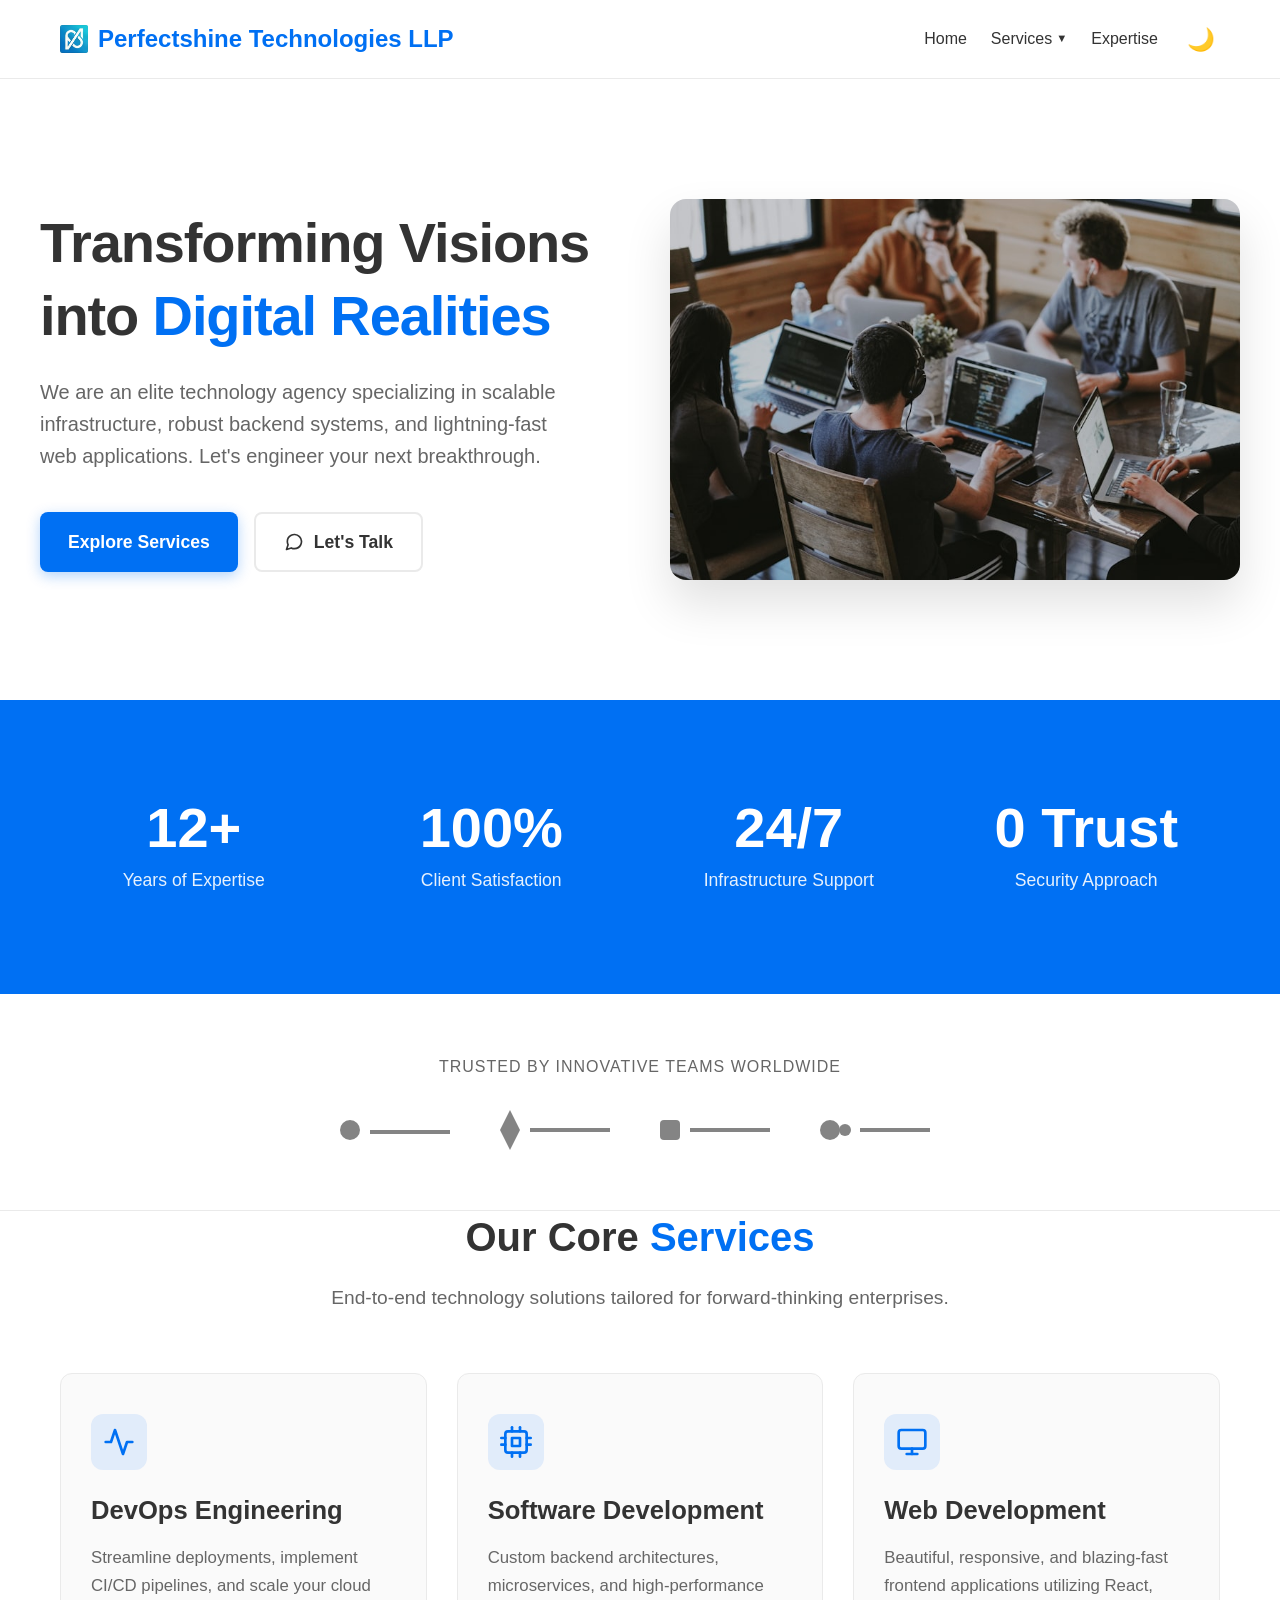
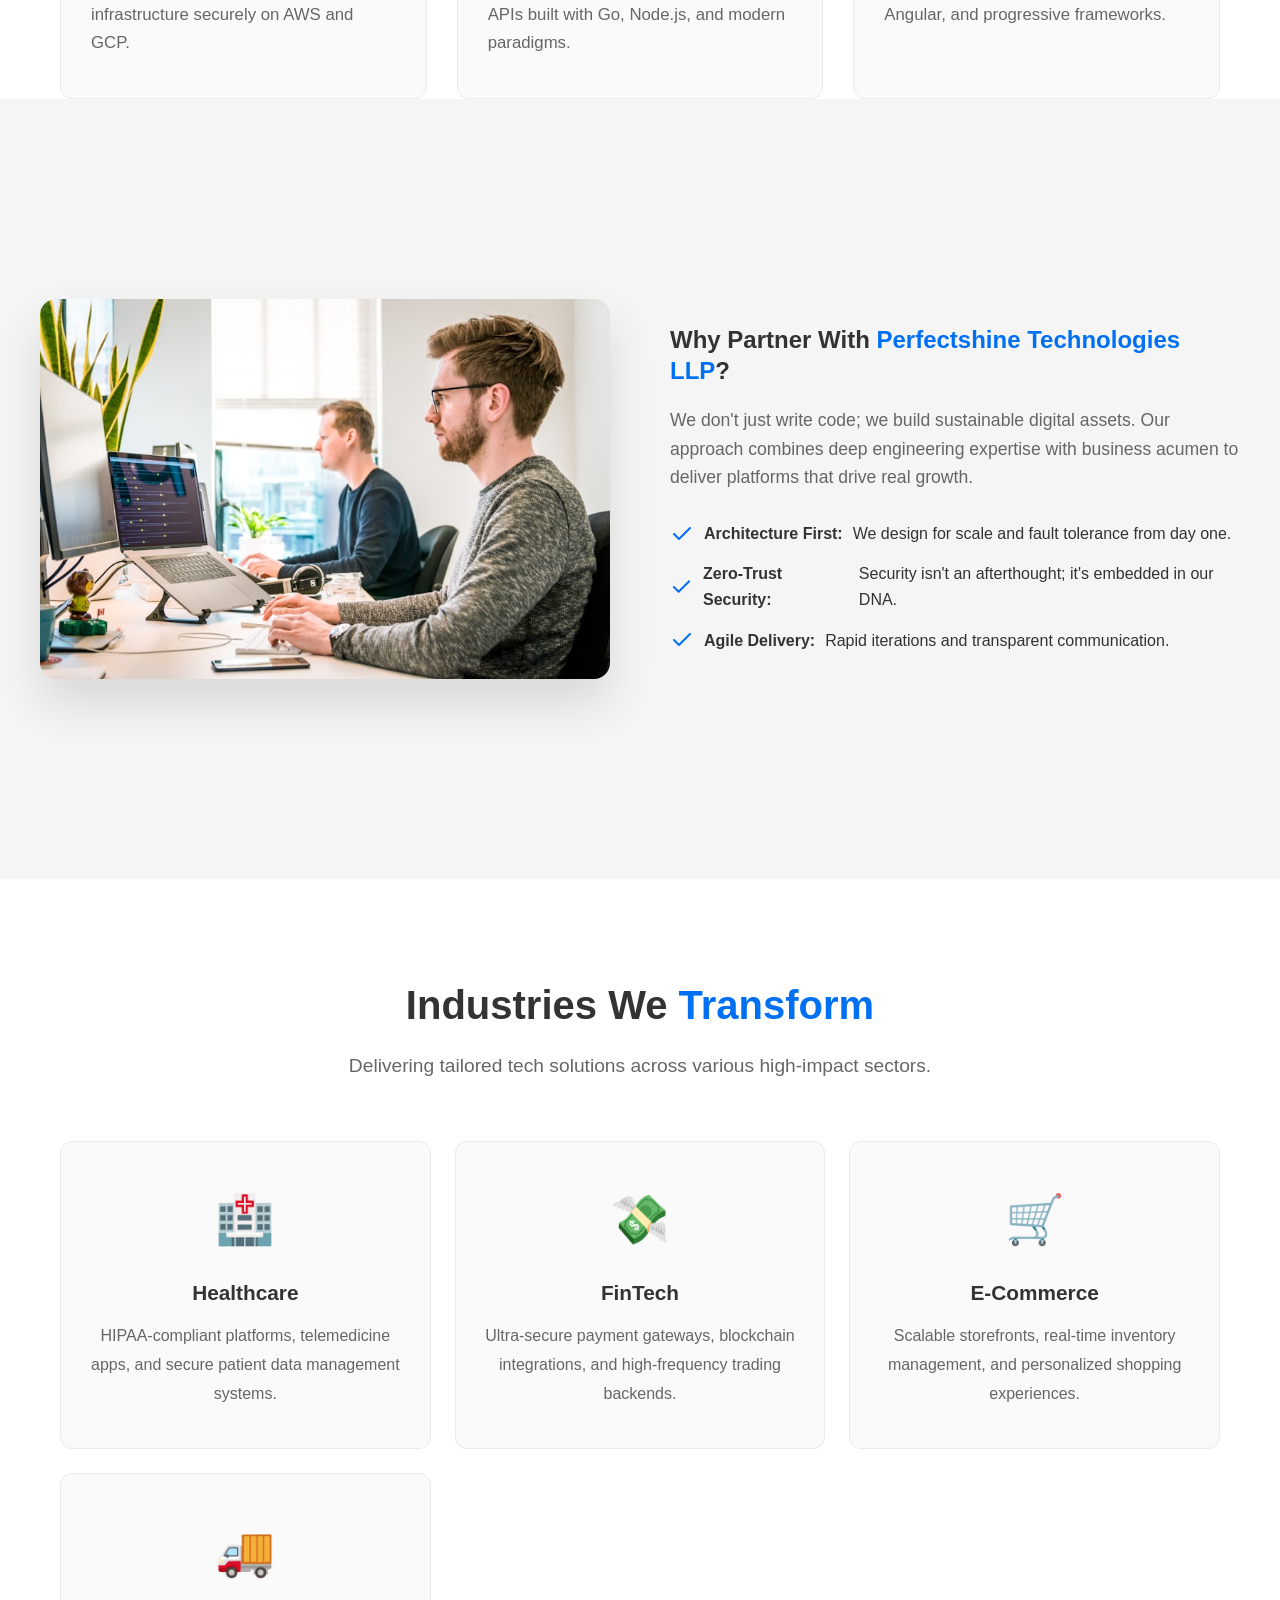
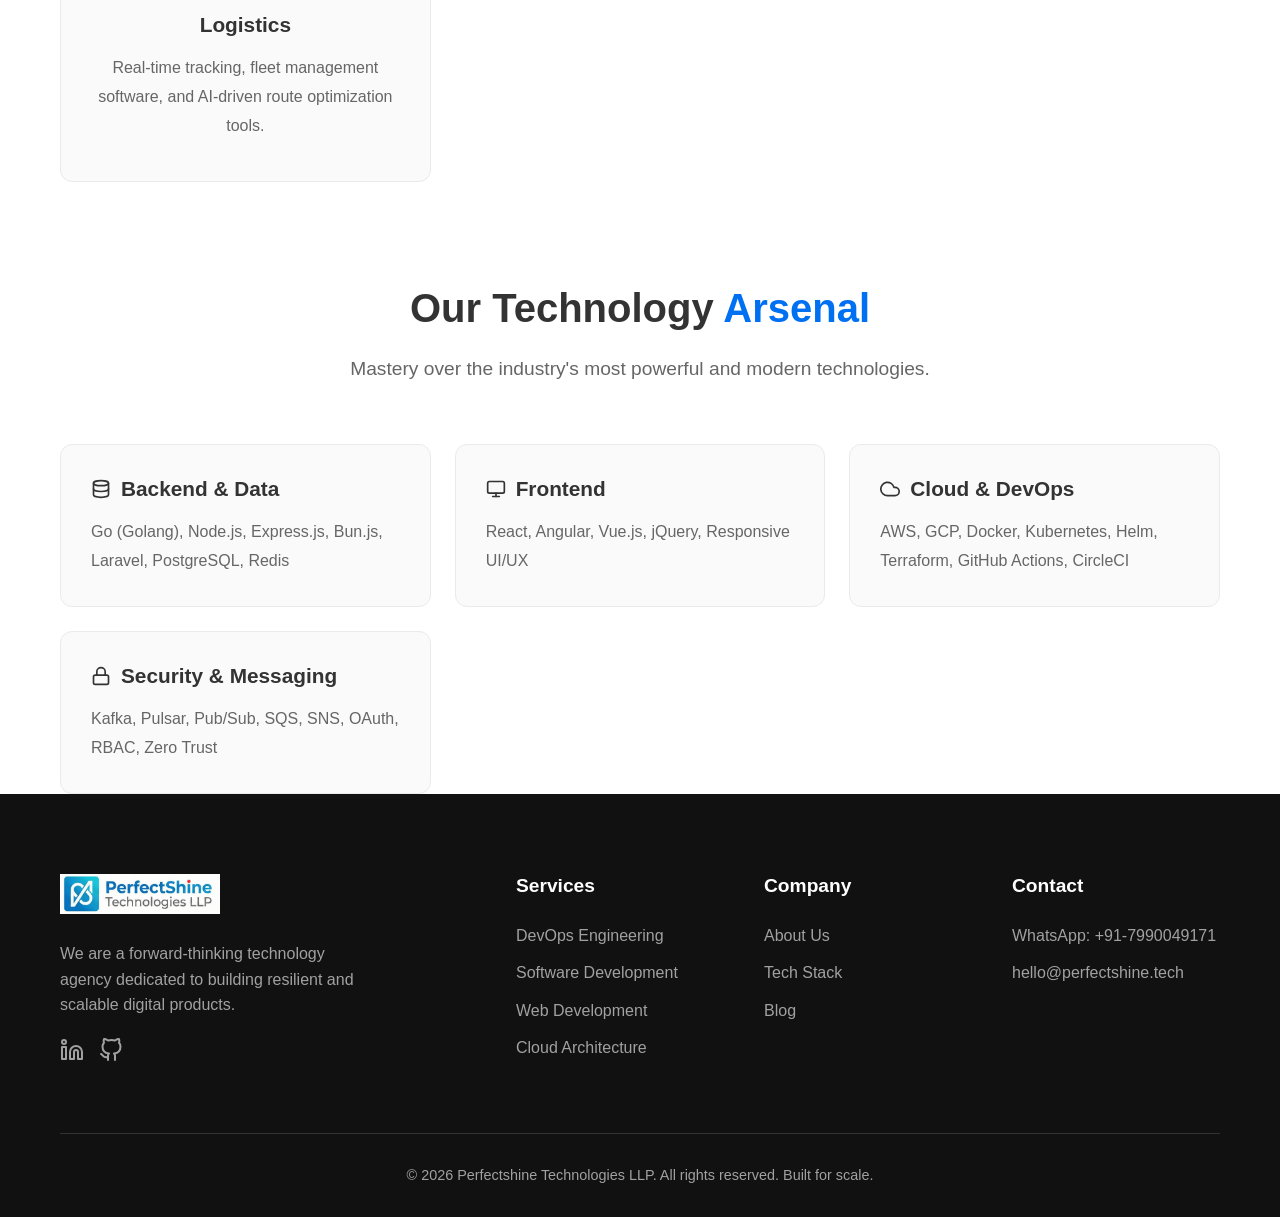
<file: index.html>
<!DOCTYPE html>
<html lang="en" data-theme="light">
<head>
  <meta charset="utf-8">
  <meta name="viewport" content="width=device-width, initial-scale=1.0">
  <title>Perfectshine Technologies LLP | Elite DevOps, Web & Software Development Agency</title>
  <meta name="description" content="Perfectshine Technologies LLP is a premium technology agency providing elite DevOps, Software Development, and Web Development services to scale your business.">
  <meta name="keywords" content="Technology Agency, DevOps, Software Development, Web Development, Cloud Architecture, AWS, GCP, Go, Node.js">
  <meta name="author" content="Perfectshine Technologies LLP">
  <link rel="canonical" href="https://perfectshine.tech/">

  <!-- Open Graph -->
  <meta property="og:type" content="website">
  <meta property="og:url" content="https://perfectshine.tech/">
  <meta property="og:title" content="Perfectshine Technologies LLP | Elite Tech Agency">
  <meta property="og:description" content="Expert agency services in DevOps, Software Development, and Web Development.">
  
  <link rel="icon" href="public/img/perfectshine-logo-square-white.ico" type="image/x-icon">
  <link rel="stylesheet" href="style.css">

  <script type="application/ld+json">
  {
    "@context": "https://schema.org",
    "@type": "Organization",
    "name": "Perfectshine Technologies LLP",
    "url": "https://perfectshine.tech/",
    "contactPoint": {
      "@type": "ContactPoint",
      "telephone": "+91-7990049171",
      "contactType": "customer service"
    }
  }
  </script>
</head>
<body>
  <header>
    <div class="container header-container">
      <a href="/" class="logo">
        <img src="public/img/perfectshine-logo-square-glossy-bg.png" alt="Perfectshine Technologies LLP Logo" width="28" height="28" class="logo-img">
        <span class="logo-text">Perfectshine Technologies LLP</span>
      </a>
      
      <button class="mobile-menu-toggle" aria-label="Toggle mobile menu" aria-expanded="false">
        <span class="hamburger-line"></span>
        <span class="hamburger-line"></span>
        <span class="hamburger-line"></span>
      </button>

      <nav class="main-nav">
        <ul>
          <li><a href="/">Home</a></li>
          <li class="dropdown">
            <a href="#services" class="dropdown-toggle">Services <span class="dropdown-arrow">▼</span></a>
            <div class="dropdown-content">
              <a href="devops.html">DevOps Engineering</a>
              <a href="software-development.html">Software Development</a>
              <a href="web-development.html">Web Development</a>
            </div>
          </li>
          <li><a href="#expertise">Expertise</a></li>
          <li><button class="theme-toggle" id="theme-toggle" aria-label="Toggle dark mode">🌙</button></li>
        </ul>
      </nav>
    </div>
  </header>

  <main>
    <!-- Hero Section -->
    <section class="hero container dual-layout">
      <div class="hero-text">
        <h1>Transforming Visions into <span class="highlight">Digital Realities</span></h1>
        <p>We are an elite technology agency specializing in scalable infrastructure, robust backend systems, and lightning-fast web applications. Let's engineer your next breakthrough.</p>
        <div class="hero-actions">
          <a href="#services" class="btn btn-primary">Explore Services</a>
          <a href="https://wa.me/7990049171" target="_blank" rel="noopener noreferrer" class="btn btn-outline whatsapp-btn">
            <svg xmlns="http://www.w3.org/2000/svg" width="20" height="20" viewBox="0 0 24 24" fill="none" stroke="currentColor" stroke-width="2" stroke-linecap="round" stroke-linejoin="round"><path d="M21 11.5a8.38 8.38 0 0 1-.9 3.8 8.5 8.5 0 0 1-7.6 4.7 8.38 8.38 0 0 1-3.8-.9L3 21l1.9-5.7a8.38 8.38 0 0 1-.9-3.8 8.5 8.5 0 0 1 4.7-7.6 8.38 8.38 0 0 1 3.8-.9h.5a8.48 8.48 0 0 1 8 8v.5z"></path></svg>
            Let's Talk
          </a>
        </div>
      </div>
      <div class="hero-image">
        <img src="public/img/index-hero.jpg" alt="Tech team collaborating in an office">
      </div>
    </section>

    <!-- Stats Section -->
    <section class="stats-section">
      <div class="container stats-grid">
        <div class="stat-item">
          <div class="stat-number">12+</div>
          <div class="stat-label">Years of Expertise</div>
        </div>
        <div class="stat-item">
          <div class="stat-number">100%</div>
          <div class="stat-label">Client Satisfaction</div>
        </div>
        <div class="stat-item">
          <div class="stat-number">24/7</div>
          <div class="stat-label">Infrastructure Support</div>
        </div>
        <div class="stat-item">
          <div class="stat-number">0 Trust</div>
          <div class="stat-label">Security Approach</div>
        </div>
      </div>
    </section>

    <!-- Trusted By Section -->
    <section class="trusted-by-section">
      <div class="container">
        <p class="text-muted text-center" style="text-align: center; margin-bottom: 30px; font-weight: 500; letter-spacing: 1px; text-transform: uppercase;">Trusted by innovative teams worldwide</p>
        <div class="logo-grid" style="display: flex; justify-content: center; gap: 40px; flex-wrap: wrap; align-items: center; opacity: 0.6; filter: grayscale(100%);">
          <!-- Placeholder SVG logos -->
          <svg width="120" height="40" viewBox="0 0 120 40" fill="currentColor" xmlns="http://www.w3.org/2000/svg"><path d="M20 20a10 10 0 1 1-20 0 10 10 0 0 1 20 0zm10 0h80v4H30v-4z"/></svg>
          <svg width="120" height="40" viewBox="0 0 120 40" fill="currentColor" xmlns="http://www.w3.org/2000/svg"><path d="M10 0l10 20-10 20L0 20 10 0zm20 18h80v4H30v-4z"/></svg>
          <svg width="120" height="40" viewBox="0 0 120 40" fill="currentColor" xmlns="http://www.w3.org/2000/svg"><rect width="20" height="20" rx="4" y="10"/><path d="M30 18h80v4H30v-4z"/></svg>
          <svg width="120" height="40" viewBox="0 0 120 40" fill="currentColor" xmlns="http://www.w3.org/2000/svg"><circle cx="10" cy="20" r="10"/><circle cx="25" cy="20" r="6"/><path d="M40 18h70v4H40v-4z"/></svg>
        </div>
      </div>
    </section>

    <!-- Services Section -->
    <section id="services" class="container">
      <div class="section-header">
        <h2>Our Core <span class="highlight">Services</span></h2>
        <p>End-to-end technology solutions tailored for forward-thinking enterprises.</p>
      </div>
      <div class="services-grid">
        <a href="devops.html" class="service-card">
          <div class="service-icon">
            <svg xmlns="http://www.w3.org/2000/svg" width="32" height="32" viewBox="0 0 24 24" fill="none" stroke="currentColor" stroke-width="2" stroke-linecap="round" stroke-linejoin="round"><path d="M22 12h-4l-3 9L9 3l-3 9H2"></path></svg>
          </div>
          <h3>DevOps Engineering</h3>
          <p>Streamline deployments, implement CI/CD pipelines, and scale your cloud infrastructure securely on AWS and GCP.</p>
        </a>
        <a href="software-development.html" class="service-card">
          <div class="service-icon">
            <svg xmlns="http://www.w3.org/2000/svg" width="32" height="32" viewBox="0 0 24 24" fill="none" stroke="currentColor" stroke-width="2" stroke-linecap="round" stroke-linejoin="round"><rect x="4" y="4" width="16" height="16" rx="2" ry="2"></rect><rect x="9" y="9" width="6" height="6"></rect><line x1="9" y1="1" x2="9" y2="4"></line><line x1="15" y1="1" x2="15" y2="4"></line><line x1="9" y1="20" x2="9" y2="23"></line><line x1="15" y1="20" x2="15" y2="23"></line><line x1="20" y1="9" x2="23" y2="9"></line><line x1="20" y1="14" x2="23" y2="14"></line><line x1="1" y1="9" x2="4" y2="9"></line><line x1="1" y1="14" x2="4" y2="14"></line></svg>
          </div>
          <h3>Software Development</h3>
          <p>Custom backend architectures, microservices, and high-performance APIs built with Go, Node.js, and modern paradigms.</p>
        </a>
        <a href="web-development.html" class="service-card">
          <div class="service-icon">
            <svg xmlns="http://www.w3.org/2000/svg" width="32" height="32" viewBox="0 0 24 24" fill="none" stroke="currentColor" stroke-width="2" stroke-linecap="round" stroke-linejoin="round"><rect x="2" y="3" width="20" height="14" rx="2" ry="2"></rect><line x1="8" y1="21" x2="16" y2="21"></line><line x1="12" y1="17" x2="12" y2="21"></line></svg>
          </div>
          <h3>Web Development</h3>
          <p>Beautiful, responsive, and blazing-fast frontend applications utilizing React, Angular, and progressive frameworks.</p>
        </a>
      </div>
    </section>

    <!-- Why Choose Us -->
    <section class="expertise-section">
      <div class="container dual-layout" style="padding: 100px 0;">
        <div class="section-image">
          <img src="public/img/index-expertise.jpg" alt="Developers coding">
        </div>
        <div>
          <h2>Why Partner With <span class="highlight">Perfectshine Technologies LLP</span>?</h2>
          <p class="text-muted" style="font-size: 1.1rem; margin: 20px 0 30px;">We don't just write code; we build sustainable digital assets. Our approach combines deep engineering expertise with business acumen to deliver platforms that drive real growth.</p>
          <ul style="list-style: none; display: flex; flex-direction: column; gap: 15px;">
            <li style="display: flex; align-items: center; gap: 10px;">
              <svg style="color: var(--primary-color);" xmlns="http://www.w3.org/2000/svg" width="24" height="24" viewBox="0 0 24 24" fill="none" stroke="currentColor" stroke-width="2" stroke-linecap="round" stroke-linejoin="round"><polyline points="20 6 9 17 4 12"></polyline></svg>
              <strong>Architecture First:</strong> We design for scale and fault tolerance from day one.
            </li>
            <li style="display: flex; align-items: center; gap: 10px;">
              <svg style="color: var(--primary-color);" xmlns="http://www.w3.org/2000/svg" width="24" height="24" viewBox="0 0 24 24" fill="none" stroke="currentColor" stroke-width="2" stroke-linecap="round" stroke-linejoin="round"><polyline points="20 6 9 17 4 12"></polyline></svg>
              <strong>Zero-Trust Security:</strong> Security isn't an afterthought; it's embedded in our DNA.
            </li>
            <li style="display: flex; align-items: center; gap: 10px;">
              <svg style="color: var(--primary-color);" xmlns="http://www.w3.org/2000/svg" width="24" height="24" viewBox="0 0 24 24" fill="none" stroke="currentColor" stroke-width="2" stroke-linecap="round" stroke-linejoin="round"><polyline points="20 6 9 17 4 12"></polyline></svg>
              <strong>Agile Delivery:</strong> Rapid iterations and transparent communication.
            </li>
          </ul>
        </div>
      </div>
    </section>

    <!-- Industries Section -->
    <section class="industries-section" style="background-color: var(--bg-color); padding: 100px 0;">
      <div class="container">
        <div class="section-header">
          <h2>Industries We <span class="highlight">Transform</span></h2>
          <p>Delivering tailored tech solutions across various high-impact sectors.</p>
        </div>
        <div class="expertise-grid">
          <div class="expertise-category" style="text-align: center; padding: 40px 20px;">
            <div style="font-size: 3rem; margin-bottom: 20px;">🏥</div>
            <h3 style="justify-content: center;">Healthcare</h3>
            <p>HIPAA-compliant platforms, telemedicine apps, and secure patient data management systems.</p>
          </div>
          <div class="expertise-category" style="text-align: center; padding: 40px 20px;">
            <div style="font-size: 3rem; margin-bottom: 20px;">💸</div>
            <h3 style="justify-content: center;">FinTech</h3>
            <p>Ultra-secure payment gateways, blockchain integrations, and high-frequency trading backends.</p>
          </div>
          <div class="expertise-category" style="text-align: center; padding: 40px 20px;">
            <div style="font-size: 3rem; margin-bottom: 20px;">🛒</div>
            <h3 style="justify-content: center;">E-Commerce</h3>
            <p>Scalable storefronts, real-time inventory management, and personalized shopping experiences.</p>
          </div>
          <div class="expertise-category" style="text-align: center; padding: 40px 20px;">
            <div style="font-size: 3rem; margin-bottom: 20px;">🚚</div>
            <h3 style="justify-content: center;">Logistics</h3>
            <p>Real-time tracking, fleet management software, and AI-driven route optimization tools.</p>
          </div>
        </div>
      </div>
    </section>

    <!-- Expertise Section -->
    <section id="expertise" class="container">
      <div class="section-header">
        <h2>Our Technology <span class="highlight">Arsenal</span></h2>
        <p>Mastery over the industry's most powerful and modern technologies.</p>
      </div>
      <div class="expertise-grid">
        <div class="expertise-category">
          <h3><svg xmlns="http://www.w3.org/2000/svg" width="20" height="20" viewBox="0 0 24 24" fill="none" stroke="currentColor" stroke-width="2" stroke-linecap="round" stroke-linejoin="round"><ellipse cx="12" cy="5" rx="9" ry="3"></ellipse><path d="M21 12c0 1.66-4 3-9 3s-9-1.34-9-3"></path><path d="M3 5v14c0 1.66 4 3 9 3s9-1.34 9-3V5"></path></svg> Backend & Data</h3>
          <p>Go (Golang), Node.js, Express.js, Bun.js, Laravel, PostgreSQL, Redis</p>
        </div>
        <div class="expertise-category">
          <h3><svg xmlns="http://www.w3.org/2000/svg" width="20" height="20" viewBox="0 0 24 24" fill="none" stroke="currentColor" stroke-width="2" stroke-linecap="round" stroke-linejoin="round"><rect x="2" y="3" width="20" height="14" rx="2" ry="2"></rect><line x1="8" y1="21" x2="16" y2="21"></line><line x1="12" y1="17" x2="12" y2="21"></line></svg> Frontend</h3>
          <p>React, Angular, Vue.js, jQuery, Responsive UI/UX</p>
        </div>
        <div class="expertise-category">
          <h3><svg xmlns="http://www.w3.org/2000/svg" width="20" height="20" viewBox="0 0 24 24" fill="none" stroke="currentColor" stroke-width="2" stroke-linecap="round" stroke-linejoin="round"><path d="M18 10h-1.26A8 8 0 1 0 9 20h9a5 5 0 0 0 0-10z"></path></svg> Cloud & DevOps</h3>
          <p>AWS, GCP, Docker, Kubernetes, Helm, Terraform, GitHub Actions, CircleCI</p>
        </div>
        <div class="expertise-category">
          <h3><svg xmlns="http://www.w3.org/2000/svg" width="20" height="20" viewBox="0 0 24 24" fill="none" stroke="currentColor" stroke-width="2" stroke-linecap="round" stroke-linejoin="round"><rect x="3" y="11" width="18" height="11" rx="2" ry="2"></rect><path d="M7 11V7a5 5 0 0 1 10 0v4"></path></svg> Security & Messaging</h3>
          <p>Kafka, Pulsar, Pub/Sub, SQS, SNS, OAuth, RBAC, Zero Trust</p>
        </div>
      </div>
    </section>
  </main>

  <footer class="fat-footer">
    <div class="container">
      <div class="footer-grid">
        <div class="footer-brand">
          <img src="public/img/perfectshine-logo-rectangle-white.png" alt="Perfectshine Technologies LLP" height="40" style="margin-bottom: 20px;">
          <p>We are a forward-thinking technology agency dedicated to building resilient and scalable digital products.</p>
          <div style="display: flex; gap: 15px; margin-top: 20px;">
            <!-- Social placeholders -->
            <a href="https://www.linkedin.com/company/perfectshine-technologies" style="color: #a1a1a1;" target="_blank" rel="noopener noreferrer"><svg xmlns="http://www.w3.org/2000/svg" width="24" height="24" viewBox="0 0 24 24" fill="none" stroke="currentColor" stroke-width="2" stroke-linecap="round" stroke-linejoin="round"><path d="M16 8a6 6 0 0 1 6 6v7h-4v-7a2 2 0 0 0-2-2 2 2 0 0 0-2 2v7h-4v-7a6 6 0 0 1 6-6z"></path><rect x="2" y="9" width="4" height="12"></rect><circle cx="4" cy="4" r="2"></circle></svg></a>
            <a href="https://github.com/perfectshine" style="color: #a1a1a1;" target="_blank" rel="noopener noreferrer"><svg xmlns="http://www.w3.org/2000/svg" width="24" height="24" viewBox="0 0 24 24" fill="none" stroke="currentColor" stroke-width="2" stroke-linecap="round" stroke-linejoin="round"><path d="M9 19c-5 1.5-5-2.5-7-3m14 6v-3.87a3.37 3.37 0 0 0-.94-2.61c3.14-.35 6.44-1.54 6.44-7A5.44 5.44 0 0 0 20 4.77 5.07 5.07 0 0 0 19.91 1S18.73.65 16 2.48a13.38 13.38 0 0 0-7 0C6.27.65 5.09 1 5.09 1A5.07 5.07 0 0 0 5 4.77a5.44 5.44 0 0 0-1.5 3.78c0 5.42 3.3 6.61 6.44 7A3.37 3.37 0 0 0 9 18.13V22"></path></svg></a>
          </div>
        </div>
        <div class="footer-col">
          <h4>Services</h4>
          <ul>
            <li><a href="devops.html">DevOps Engineering</a></li>
            <li><a href="software-development.html">Software Development</a></li>
            <li><a href="web-development.html">Web Development</a></li>
            <li><a href="#expertise">Cloud Architecture</a></li>
          </ul>
        </div>
        <div class="footer-col">
          <h4>Company</h4>
          <ul>
            <li><a href="about.html">About Us</a></li>
            <li><a href="#expertise">Tech Stack</a></li>
            <li><a href="blog.html">Blog</a></li>
          </ul>
        </div>
        <div class="footer-col">
          <h4>Contact</h4>
          <ul>
            <li><a href="https://wa.me/7990049171">WhatsApp: +91-7990049171</a></li>
            <li><a href="mailto:hello@perfectshine.tech">hello@perfectshine.tech</a></li>
          </ul>
        </div>
      </div>
      <div class="footer-bottom">
        &copy; 2026 Perfectshine Technologies LLP. All rights reserved. Built for scale.
      </div>
    </div>
  </footer>

  <script src="script.js"></script>
</body>
</html>
</file>
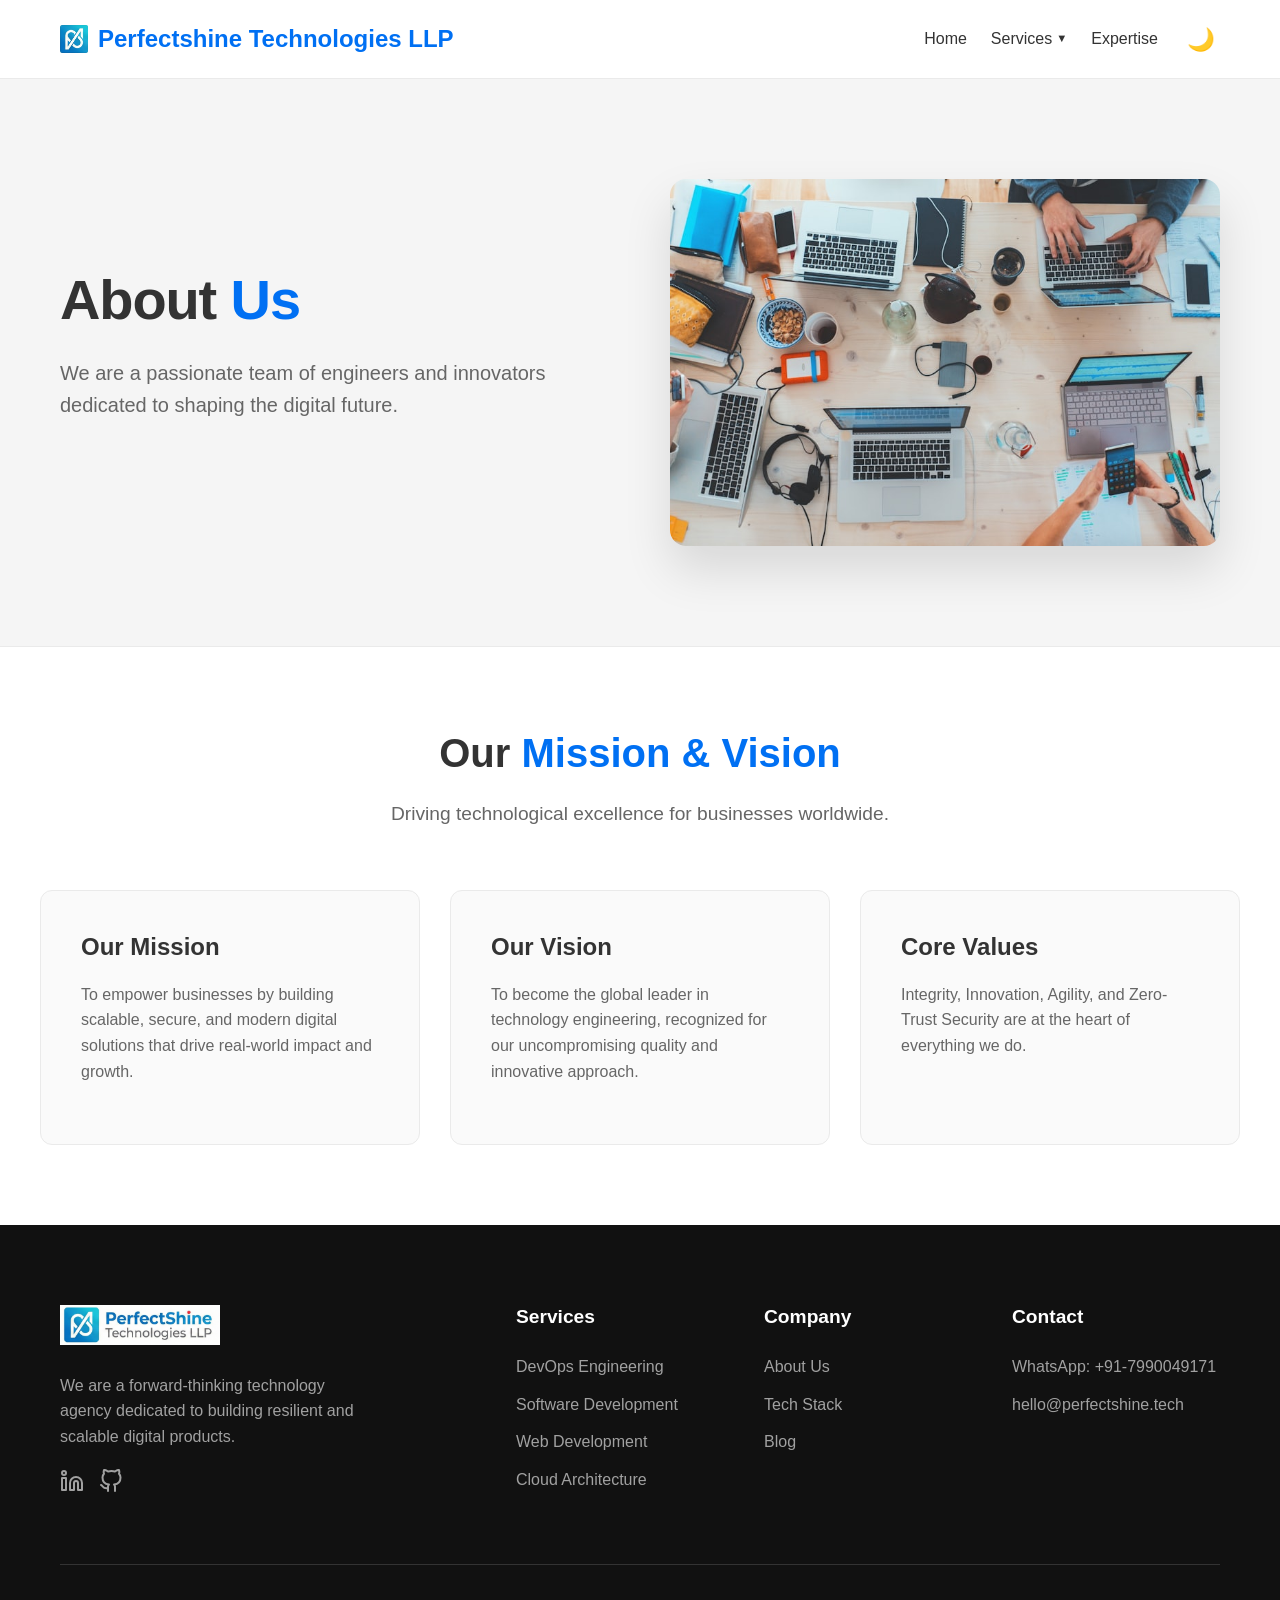
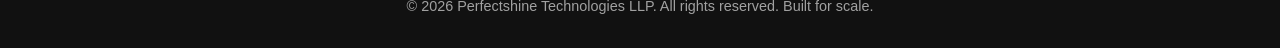
<file: about.html>
<!DOCTYPE html>
<html lang="en" data-theme="light">
<head>
  <meta charset="utf-8">
  <meta name="viewport" content="width=device-width, initial-scale=1.0">
  <title>About Us | Perfectshine Technologies LLP</title>
  <meta name="description" content="Learn more about Perfectshine Technologies LLP, our mission, vision, and the elite team behind our technology solutions.">
  <meta property="og:type" content="website">
  <meta property="og:url" content="https://perfectshine.tech/about.html">
  <meta property="og:title" content="About Us | Perfectshine Technologies LLP">
  <meta property="og:description" content="Learn more about Perfectshine Technologies LLP, our mission, vision, and the elite team behind our technology solutions.">
  <link rel="canonical" href="https://perfectshine.tech/about.html">
  <link rel="icon" href="public/img/perfectshine-logo-square-white.ico" type="image/x-icon">
  <link rel="stylesheet" href="style.css">
</head>
<body>
  <header>
    <div class="container header-container">
      <a href="/" class="logo">
        <img src="public/img/perfectshine-logo-square-glossy-bg.png" alt="Perfectshine Technologies LLP Logo" width="28" height="28" class="logo-img">
        <span class="logo-text">Perfectshine Technologies LLP</span>
      </a>
      
      <button class="mobile-menu-toggle" aria-label="Toggle mobile menu" aria-expanded="false">
        <span class="hamburger-line"></span>
        <span class="hamburger-line"></span>
        <span class="hamburger-line"></span>
      </button>

      <nav class="main-nav">
        <ul>
          <li><a href="/">Home</a></li>
          <li class="dropdown">
            <a href="/#services" class="dropdown-toggle">Services <span class="dropdown-arrow">▼</span></a>
            <div class="dropdown-content">
              <a href="devops.html">DevOps Engineering</a>
              <a href="software-development.html">Software Development</a>
              <a href="web-development.html">Web Development</a>
            </div>
          </li>
          <li><a href="/#expertise">Expertise</a></li>
          <li><button class="theme-toggle" id="theme-toggle" aria-label="Toggle dark mode">🌙</button></li>
        </ul>
      </nav>
    </div>
  </header>

  <main>
    <section class="page-hero">
      <div class="container page-hero-inner dual-layout">
        <div class="hero-text">
          <h1>About <span class="highlight">Us</span></h1>
          <p class="subtitle">We are a passionate team of engineers and innovators dedicated to shaping the digital future.</p>
        </div>
        <div class="hero-image">
          <img src="public/img/about-team.jpg" alt="Team working together">
        </div>
      </div>
    </section>

    <section class="container service-details">
      <div class="section-header">
        <h2>Our <span class="highlight">Mission & Vision</span></h2>
        <p>Driving technological excellence for businesses worldwide.</p>
      </div>
      
      <div class="detail-grid">
        <div class="detail-card">
          <h3>Our Mission</h3>
          <p>To empower businesses by building scalable, secure, and modern digital solutions that drive real-world impact and growth.</p>
        </div>
        <div class="detail-card">
          <h3>Our Vision</h3>
          <p>To become the global leader in technology engineering, recognized for our uncompromising quality and innovative approach.</p>
        </div>
        <div class="detail-card">
          <h3>Core Values</h3>
          <p>Integrity, Innovation, Agility, and Zero-Trust Security are at the heart of everything we do.</p>
        </div>
      </div>
    </section>
  </main>

  <footer class="fat-footer">
    <div class="container">
      <div class="footer-grid">
        <div class="footer-brand">
          <img src="public/img/perfectshine-logo-rectangle-white.png" alt="Perfectshine Technologies LLP" height="40" style="margin-bottom: 20px;">
          <p>We are a forward-thinking technology agency dedicated to building resilient and scalable digital products.</p>
          <div style="display: flex; gap: 15px; margin-top: 20px;">
            <a href="https://www.linkedin.com/company/perfectshine-technologies" style="color: #a1a1a1;" target="_blank" rel="noopener noreferrer"><svg xmlns="http://www.w3.org/2000/svg" width="24" height="24" viewBox="0 0 24 24" fill="none" stroke="currentColor" stroke-width="2" stroke-linecap="round" stroke-linejoin="round"><path d="M16 8a6 6 0 0 1 6 6v7h-4v-7a2 2 0 0 0-2-2 2 2 0 0 0-2 2v7h-4v-7a6 6 0 0 1 6-6z"></path><rect x="2" y="9" width="4" height="12"></rect><circle cx="4" cy="4" r="2"></circle></svg></a>
            <a href="https://github.com/perfectshine" style="color: #a1a1a1;" target="_blank" rel="noopener noreferrer"><svg xmlns="http://www.w3.org/2000/svg" width="24" height="24" viewBox="0 0 24 24" fill="none" stroke="currentColor" stroke-width="2" stroke-linecap="round" stroke-linejoin="round"><path d="M9 19c-5 1.5-5-2.5-7-3m14 6v-3.87a3.37 3.37 0 0 0-.94-2.61c3.14-.35 6.44-1.54 6.44-7A5.44 5.44 0 0 0 20 4.77 5.07 5.07 0 0 0 19.91 1S18.73.65 16 2.48a13.38 13.38 0 0 0-7 0C6.27.65 5.09 1 5.09 1A5.07 5.07 0 0 0 5 4.77a5.44 5.44 0 0 0-1.5 3.78c0 5.42 3.3 6.61 6.44 7A3.37 3.37 0 0 0 9 18.13V22"></path></svg></a>
          </div>
        </div>
        <div class="footer-col">
          <h4>Services</h4>
          <ul>
            <li><a href="devops.html">DevOps Engineering</a></li>
            <li><a href="software-development.html">Software Development</a></li>
            <li><a href="web-development.html">Web Development</a></li>
            <li><a href="/#expertise">Cloud Architecture</a></li>
          </ul>
        </div>
        <div class="footer-col">
          <h4>Company</h4>
          <ul>
            <li><a href="about.html">About Us</a></li>
            <li><a href="/#expertise">Tech Stack</a></li>
            <li><a href="blog.html">Blog</a></li>
          </ul>
        </div>
        <div class="footer-col">
          <h4>Contact</h4>
          <ul>
            <li><a href="https://wa.me/7990049171">WhatsApp: +91-7990049171</a></li>
            <li><a href="mailto:hello@perfectshine.tech">hello@perfectshine.tech</a></li>
          </ul>
        </div>
      </div>
      <div class="footer-bottom">
        &copy; 2026 Perfectshine Technologies LLP. All rights reserved. Built for scale.
      </div>
    </div>
  </footer>

  <script src="script.js"></script>
</body>
</html>
</file>
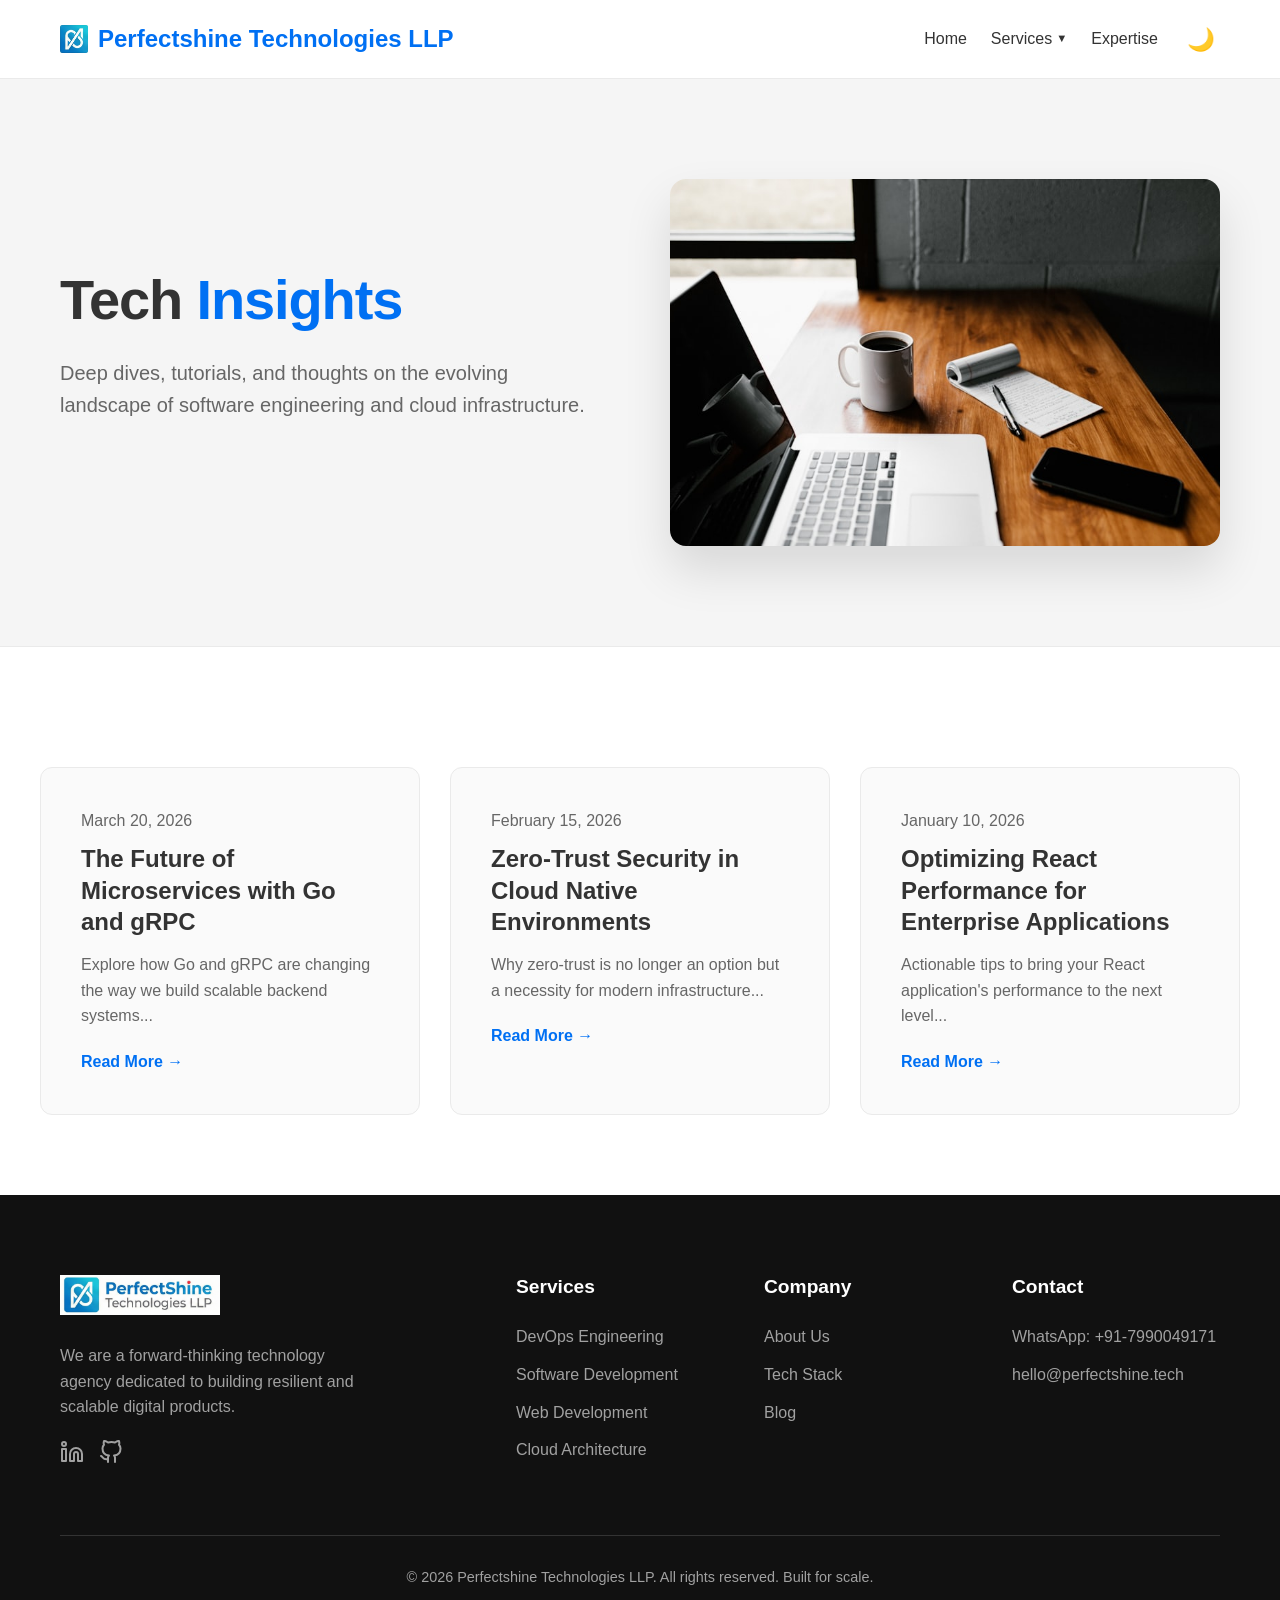
<file: blog.html>
<!DOCTYPE html>
<html lang="en" data-theme="light">
<head>
  <meta charset="utf-8">
  <meta name="viewport" content="width=device-width, initial-scale=1.0">
  <title>Blog | Perfectshine Technologies LLP</title>
  <meta name="description" content="Read the latest insights on technology, software development, DevOps, and more from our expert engineers.">
  <meta property="og:type" content="website">
  <meta property="og:url" content="https://perfectshine.tech/blog.html">
  <meta property="og:title" content="Blog | Perfectshine Technologies LLP">
  <meta property="og:description" content="Read the latest insights on technology, software development, DevOps, and more from our expert engineers.">
  <link rel="canonical" href="https://perfectshine.tech/blog.html">
  <link rel="icon" href="public/img/perfectshine-logo-square-white.ico" type="image/x-icon">
  <link rel="stylesheet" href="style.css">
</head>
<body>
  <header>
    <div class="container header-container">
      <a href="/" class="logo">
        <img src="public/img/perfectshine-logo-square-glossy-bg.png" alt="Perfectshine Technologies LLP Logo" width="28" height="28" class="logo-img">
        <span class="logo-text">Perfectshine Technologies LLP</span>
      </a>
      
      <button class="mobile-menu-toggle" aria-label="Toggle mobile menu" aria-expanded="false">
        <span class="hamburger-line"></span>
        <span class="hamburger-line"></span>
        <span class="hamburger-line"></span>
      </button>

      <nav class="main-nav">
        <ul>
          <li><a href="/">Home</a></li>
          <li class="dropdown">
            <a href="/#services" class="dropdown-toggle">Services <span class="dropdown-arrow">▼</span></a>
            <div class="dropdown-content">
              <a href="devops.html">DevOps Engineering</a>
              <a href="software-development.html">Software Development</a>
              <a href="web-development.html">Web Development</a>
            </div>
          </li>
          <li><a href="/#expertise">Expertise</a></li>
          <li><button class="theme-toggle" id="theme-toggle" aria-label="Toggle dark mode">🌙</button></li>
        </ul>
      </nav>
    </div>
  </header>

  <main>
    <section class="page-hero">
      <div class="container page-hero-inner dual-layout">
        <div class="hero-text">
          <h1>Tech <span class="highlight">Insights</span></h1>
          <p class="subtitle">Deep dives, tutorials, and thoughts on the evolving landscape of software engineering and cloud infrastructure.</p>
        </div>
        <div class="hero-image">
          <img src="public/img/blog-hero.jpg" alt="Blog and notes">
        </div>
      </div>
    </section>

    <section class="container service-details">
      <div class="detail-grid">
        <div class="detail-card">
          <p class="text-muted" style="margin-bottom: 10px;">March 20, 2026</p>
          <h3 style="margin-bottom: 15px;">The Future of Microservices with Go and gRPC</h3>
          <p>Explore how Go and gRPC are changing the way we build scalable backend systems...</p>
          <a href="#" style="color: var(--primary-color); font-weight: bold; text-decoration: none;">Read More &rarr;</a>
        </div>
        <div class="detail-card">
          <p class="text-muted" style="margin-bottom: 10px;">February 15, 2026</p>
          <h3 style="margin-bottom: 15px;">Zero-Trust Security in Cloud Native Environments</h3>
          <p>Why zero-trust is no longer an option but a necessity for modern infrastructure...</p>
          <a href="#" style="color: var(--primary-color); font-weight: bold; text-decoration: none;">Read More &rarr;</a>
        </div>
        <div class="detail-card">
          <p class="text-muted" style="margin-bottom: 10px;">January 10, 2026</p>
          <h3 style="margin-bottom: 15px;">Optimizing React Performance for Enterprise Applications</h3>
          <p>Actionable tips to bring your React application's performance to the next level...</p>
          <a href="#" style="color: var(--primary-color); font-weight: bold; text-decoration: none;">Read More &rarr;</a>
        </div>
      </div>
    </section>
  </main>

  <footer class="fat-footer">
    <div class="container">
      <div class="footer-grid">
        <div class="footer-brand">
          <img src="public/img/perfectshine-logo-rectangle-white.png" alt="Perfectshine Technologies LLP" height="40" style="margin-bottom: 20px;">
          <p>We are a forward-thinking technology agency dedicated to building resilient and scalable digital products.</p>
          <div style="display: flex; gap: 15px; margin-top: 20px;">
            <a href="https://www.linkedin.com/company/perfectshine-technologies" style="color: #a1a1a1;" target="_blank" rel="noopener noreferrer"><svg xmlns="http://www.w3.org/2000/svg" width="24" height="24" viewBox="0 0 24 24" fill="none" stroke="currentColor" stroke-width="2" stroke-linecap="round" stroke-linejoin="round"><path d="M16 8a6 6 0 0 1 6 6v7h-4v-7a2 2 0 0 0-2-2 2 2 0 0 0-2 2v7h-4v-7a6 6 0 0 1 6-6z"></path><rect x="2" y="9" width="4" height="12"></rect><circle cx="4" cy="4" r="2"></circle></svg></a>
            <a href="https://github.com/perfectshine" style="color: #a1a1a1;" target="_blank" rel="noopener noreferrer"><svg xmlns="http://www.w3.org/2000/svg" width="24" height="24" viewBox="0 0 24 24" fill="none" stroke="currentColor" stroke-width="2" stroke-linecap="round" stroke-linejoin="round"><path d="M9 19c-5 1.5-5-2.5-7-3m14 6v-3.87a3.37 3.37 0 0 0-.94-2.61c3.14-.35 6.44-1.54 6.44-7A5.44 5.44 0 0 0 20 4.77 5.07 5.07 0 0 0 19.91 1S18.73.65 16 2.48a13.38 13.38 0 0 0-7 0C6.27.65 5.09 1 5.09 1A5.07 5.07 0 0 0 5 4.77a5.44 5.44 0 0 0-1.5 3.78c0 5.42 3.3 6.61 6.44 7A3.37 3.37 0 0 0 9 18.13V22"></path></svg></a>
          </div>
        </div>
        <div class="footer-col">
          <h4>Services</h4>
          <ul>
            <li><a href="devops.html">DevOps Engineering</a></li>
            <li><a href="software-development.html">Software Development</a></li>
            <li><a href="web-development.html">Web Development</a></li>
            <li><a href="/#expertise">Cloud Architecture</a></li>
          </ul>
        </div>
        <div class="footer-col">
          <h4>Company</h4>
          <ul>
            <li><a href="about.html">About Us</a></li>
            <li><a href="/#expertise">Tech Stack</a></li>
            <li><a href="blog.html">Blog</a></li>
          </ul>
        </div>
        <div class="footer-col">
          <h4>Contact</h4>
          <ul>
            <li><a href="https://wa.me/7990049171">WhatsApp: +91-7990049171</a></li>
            <li><a href="mailto:hello@perfectshine.tech">hello@perfectshine.tech</a></li>
          </ul>
        </div>
      </div>
      <div class="footer-bottom">
        &copy; 2026 Perfectshine Technologies LLP. All rights reserved. Built for scale.
      </div>
    </div>
  </footer>

  <script src="script.js"></script>
</body>
</html>
</file>
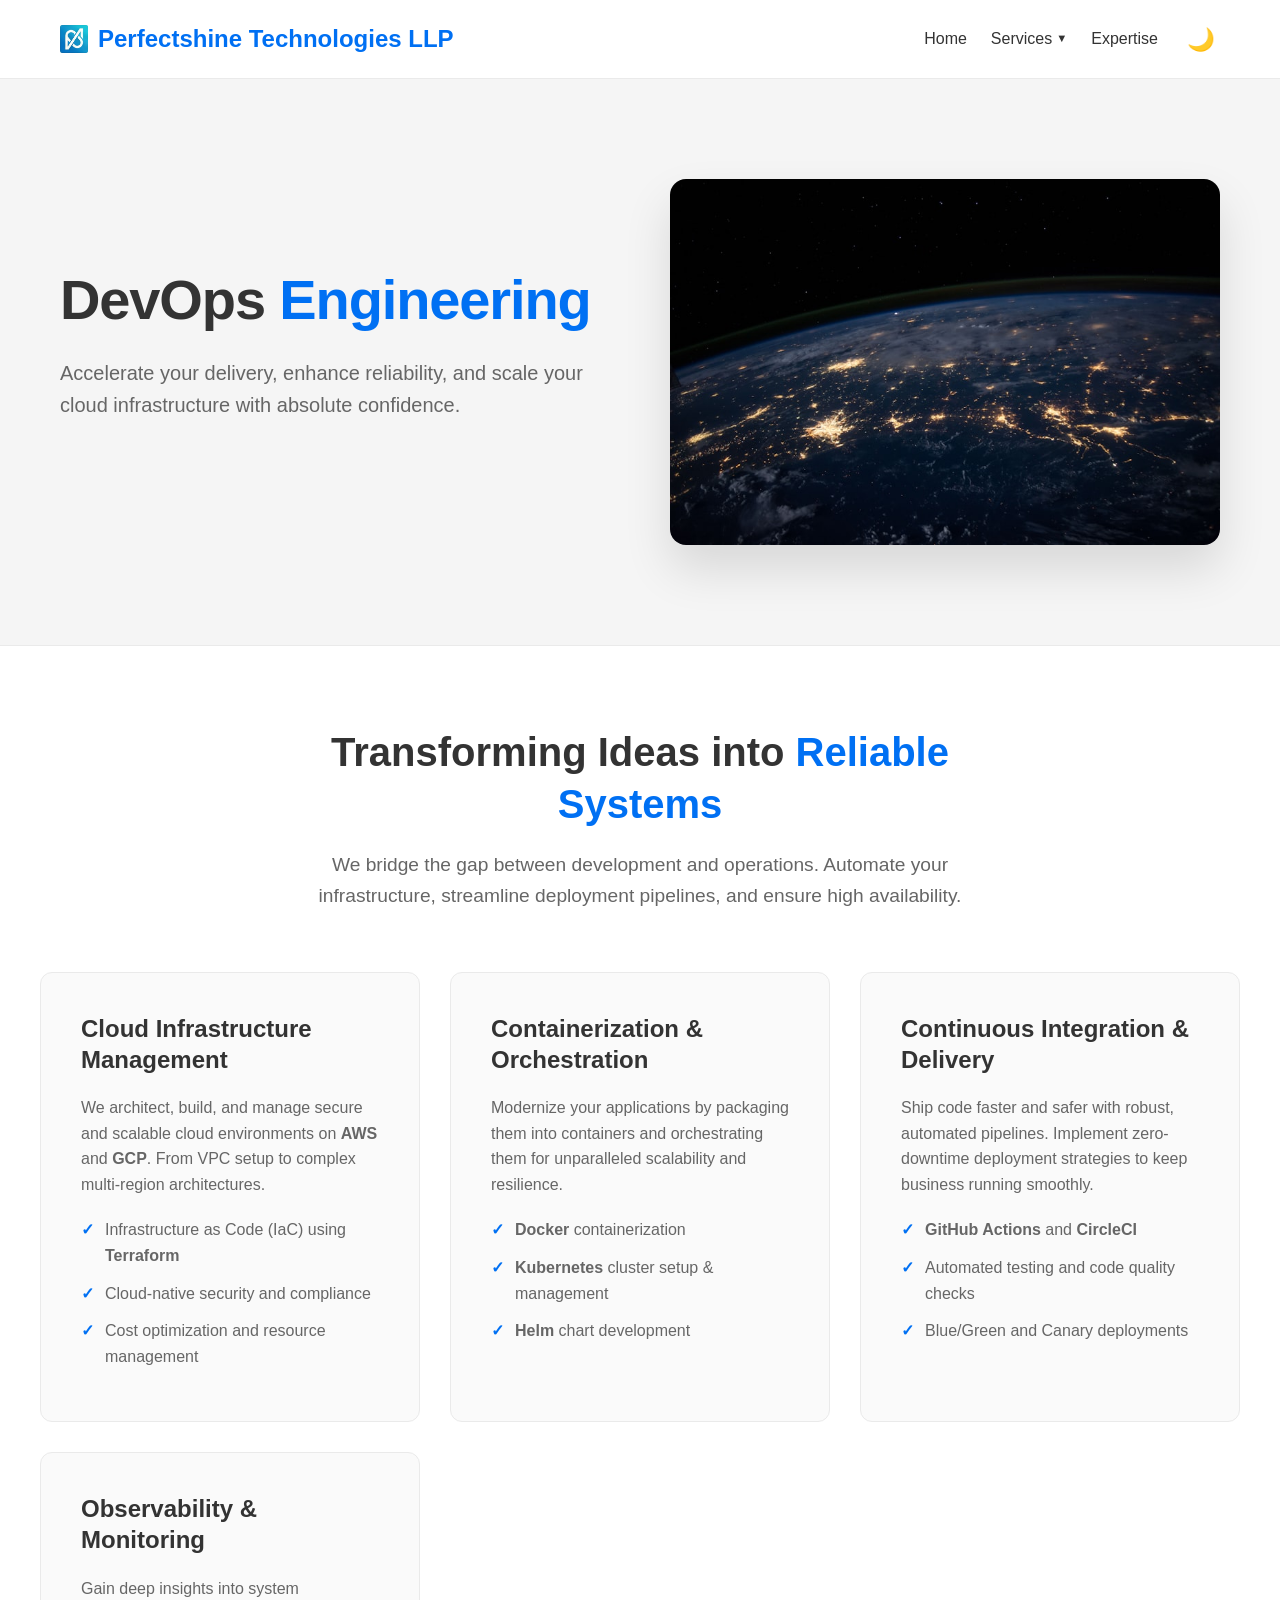
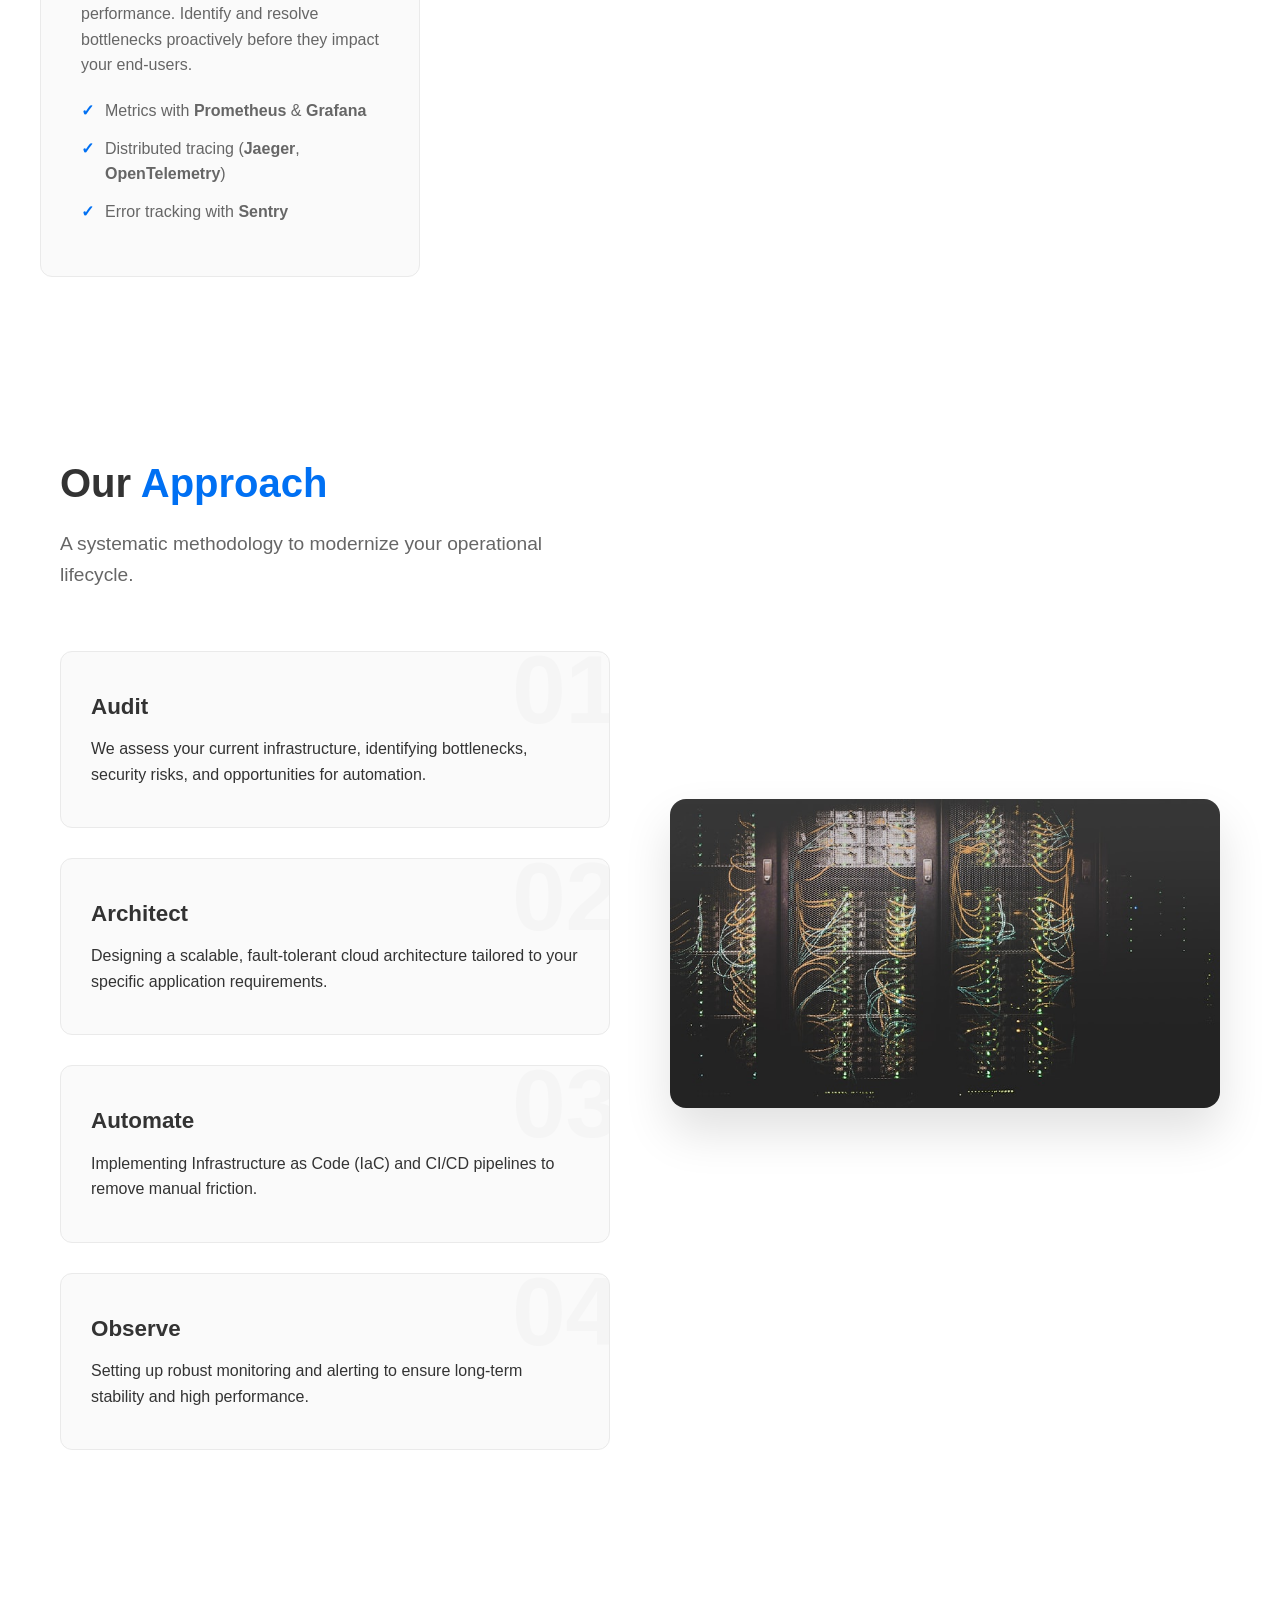
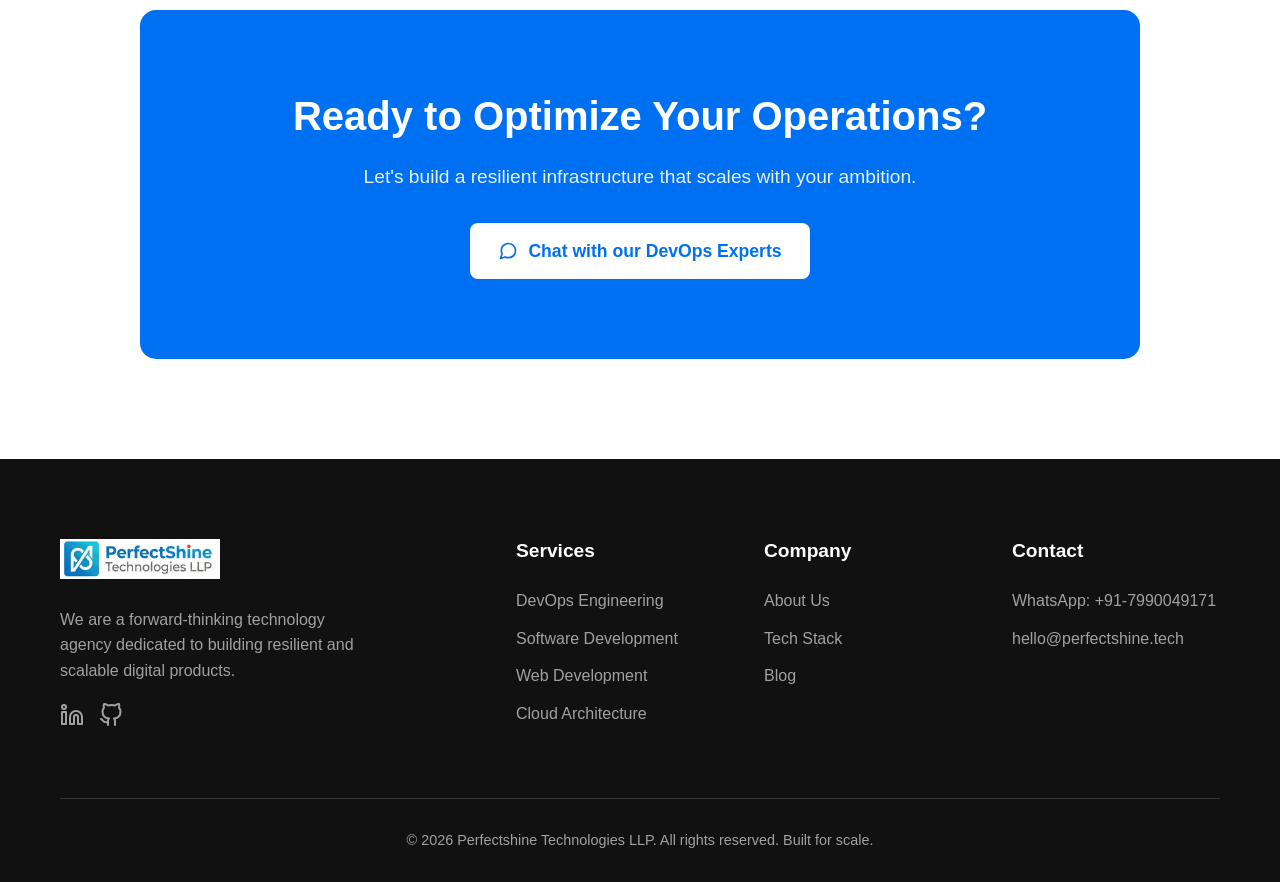
<file: devops.html>
<!DOCTYPE html>
<html lang="en" data-theme="light">
<head>
  <meta charset="utf-8">
  <meta name="viewport" content="width=device-width, initial-scale=1.0">
  <title>DevOps Services | Perfectshine Technologies LLP</title>
  <meta name="description" content="Expert DevOps services including Cloud Infrastructure, CI/CD, Containerization, and Observability. We help you ship faster and more reliably.">
  <meta property="og:type" content="website">
  <meta property="og:url" content="https://perfectshine.tech/devops.html">
  <meta property="og:title" content="DevOps Services | Perfectshine Technologies LLP">
  <meta property="og:description" content="Expert DevOps services including Cloud Infrastructure, CI/CD, Containerization, and Observability. We help you ship faster and more reliably.">
  <link rel="canonical" href="https://perfectshine.tech/devops.html">
  <link rel="icon" href="public/img/perfectshine-logo-square-white.ico" type="image/x-icon">
  <link rel="stylesheet" href="style.css">
</head>
<body>
  <header>
    <div class="container header-container">
      <a href="/" class="logo">
        <img src="public/img/perfectshine-logo-square-glossy-bg.png" alt="Perfectshine Technologies LLP Logo" width="28" height="28" class="logo-img">
        <span class="logo-text">Perfectshine Technologies LLP</span>
      </a>
      
      <button class="mobile-menu-toggle" aria-label="Toggle mobile menu" aria-expanded="false">
        <span class="hamburger-line"></span>
        <span class="hamburger-line"></span>
        <span class="hamburger-line"></span>
      </button>

      <nav class="main-nav">
        <ul>
          <li><a href="/">Home</a></li>
          <li class="dropdown">
            <a href="/#services" class="dropdown-toggle">Services <span class="dropdown-arrow">▼</span></a>
            <div class="dropdown-content">
              <a href="devops.html">DevOps Engineering</a>
              <a href="software-development.html">Software Development</a>
              <a href="web-development.html">Web Development</a>
            </div>
          </li>
          <li><a href="/#expertise">Expertise</a></li>
          <li><button class="theme-toggle" id="theme-toggle" aria-label="Toggle dark mode">🌙</button></li>
        </ul>
      </nav>
    </div>
  </header>

  <main>
    <section class="page-hero">
      <div class="container page-hero-inner dual-layout">
        <div class="hero-text">
          <h1>DevOps <span class="highlight">Engineering</span></h1>
          <p class="subtitle">Accelerate your delivery, enhance reliability, and scale your cloud infrastructure with absolute confidence.</p>
        </div>
        <div class="hero-image">
          <img src="public/img/devops-hero.jpg" alt="Cloud Infrastructure Graphic">
        </div>
      </div>
    </section>

    <section class="container service-details">
      <div class="section-header">
        <h2>Transforming Ideas into <span class="highlight">Reliable Systems</span></h2>
        <p>We bridge the gap between development and operations. Automate your infrastructure, streamline deployment pipelines, and ensure high availability.</p>
      </div>
      
      <div class="detail-grid">
        <div class="detail-card">
          <h3>Cloud Infrastructure Management</h3>
          <p>We architect, build, and manage secure and scalable cloud environments on <strong>AWS</strong> and <strong>GCP</strong>. From VPC setup to complex multi-region architectures.</p>
          <ul>
            <li>Infrastructure as Code (IaC) using <strong>Terraform</strong></li>
            <li>Cloud-native security and compliance</li>
            <li>Cost optimization and resource management</li>
          </ul>
        </div>

        <div class="detail-card">
          <h3>Containerization & Orchestration</h3>
          <p>Modernize your applications by packaging them into containers and orchestrating them for unparalleled scalability and resilience.</p>
          <ul>
            <li><strong>Docker</strong> containerization</li>
            <li><strong>Kubernetes</strong> cluster setup & management</li>
            <li><strong>Helm</strong> chart development</li>
          </ul>
        </div>

        <div class="detail-card">
          <h3>Continuous Integration & Delivery</h3>
          <p>Ship code faster and safer with robust, automated pipelines. Implement zero-downtime deployment strategies to keep business running smoothly.</p>
          <ul>
            <li><strong>GitHub Actions</strong> and <strong>CircleCI</strong></li>
            <li>Automated testing and code quality checks</li>
            <li>Blue/Green and Canary deployments</li>
          </ul>
        </div>

        <div class="detail-card">
          <h3>Observability & Monitoring</h3>
          <p>Gain deep insights into system performance. Identify and resolve bottlenecks proactively before they impact your end-users.</p>
          <ul>
            <li>Metrics with <strong>Prometheus</strong> & <strong>Grafana</strong></li>
            <li>Distributed tracing (<strong>Jaeger</strong>, <strong>OpenTelemetry</strong>)</li>
            <li>Error tracking with <strong>Sentry</strong></li>
          </ul>
        </div>
      </div>
    </section>

    <!-- Our Process -->
    <section class="process-section" style="padding: 100px 0;">
      <div class="container dual-layout">
        <div>
          <div class="section-header" style="text-align: left; margin-left: 0;">
            <h2>Our <span class="highlight">Approach</span></h2>
            <p>A systematic methodology to modernize your operational lifecycle.</p>
          </div>
          <div class="process-grid" style="grid-template-columns: 1fr; margin-top: 30px;">
            <div class="process-step">
              <div class="process-step-number">01</div>
              <h3>Audit</h3>
              <p>We assess your current infrastructure, identifying bottlenecks, security risks, and opportunities for automation.</p>
            </div>
            <div class="process-step">
              <div class="process-step-number">02</div>
              <h3>Architect</h3>
              <p>Designing a scalable, fault-tolerant cloud architecture tailored to your specific application requirements.</p>
            </div>
            <div class="process-step">
              <div class="process-step-number">03</div>
              <h3>Automate</h3>
              <p>Implementing Infrastructure as Code (IaC) and CI/CD pipelines to remove manual friction.</p>
            </div>
            <div class="process-step">
              <div class="process-step-number">04</div>
              <h3>Observe</h3>
              <p>Setting up robust monitoring and alerting to ensure long-term stability and high performance.</p>
            </div>
          </div>
        </div>
        <div class="section-image" style="align-self: center;">
          <img src="public/img/devops-process.jpg" alt="Server room infrastructure" style="border-radius: 16px; box-shadow: 0 24px 48px rgba(0,0,0,0.12);">
        </div>
      </div>
    </section>

    <section class="container" style="padding-bottom: 100px;">
      <div class="cta-section">
        <h2>Ready to Optimize Your Operations?</h2>
        <p>Let's build a resilient infrastructure that scales with your ambition.</p>
        <a href="https://wa.me/7990049171" target="_blank" rel="noopener noreferrer" class="btn btn-primary whatsapp-btn">
          <svg xmlns="http://www.w3.org/2000/svg" width="20" height="20" viewBox="0 0 24 24" fill="none" stroke="currentColor" stroke-width="2" stroke-linecap="round" stroke-linejoin="round"><path d="M21 11.5a8.38 8.38 0 0 1-.9 3.8 8.5 8.5 0 0 1-7.6 4.7 8.38 8.38 0 0 1-3.8-.9L3 21l1.9-5.7a8.38 8.38 0 0 1-.9-3.8 8.5 8.5 0 0 1 4.7-7.6 8.38 8.38 0 0 1 3.8-.9h.5a8.48 8.48 0 0 1 8 8v.5z"></path></svg>
          Chat with our DevOps Experts
        </a>
      </div>
    </section>
  </main>

  <footer class="fat-footer">
    <div class="container">
      <div class="footer-grid">
        <div class="footer-brand">
          <img src="public/img/perfectshine-logo-rectangle-white.png" alt="Perfectshine Technologies LLP" height="40" style="margin-bottom: 20px;">
          <p>We are a forward-thinking technology agency dedicated to building resilient and scalable digital products.</p>
          <div style="display: flex; gap: 15px; margin-top: 20px;">
            <a href="https://www.linkedin.com/company/perfectshine-technologies" style="color: #a1a1a1;" target="_blank" rel="noopener noreferrer"><svg xmlns="http://www.w3.org/2000/svg" width="24" height="24" viewBox="0 0 24 24" fill="none" stroke="currentColor" stroke-width="2" stroke-linecap="round" stroke-linejoin="round"><path d="M16 8a6 6 0 0 1 6 6v7h-4v-7a2 2 0 0 0-2-2 2 2 0 0 0-2 2v7h-4v-7a6 6 0 0 1 6-6z"></path><rect x="2" y="9" width="4" height="12"></rect><circle cx="4" cy="4" r="2"></circle></svg></a>
            <a href="https://github.com/perfectshine" style="color: #a1a1a1;" target="_blank" rel="noopener noreferrer"><svg xmlns="http://www.w3.org/2000/svg" width="24" height="24" viewBox="0 0 24 24" fill="none" stroke="currentColor" stroke-width="2" stroke-linecap="round" stroke-linejoin="round"><path d="M9 19c-5 1.5-5-2.5-7-3m14 6v-3.87a3.37 3.37 0 0 0-.94-2.61c3.14-.35 6.44-1.54 6.44-7A5.44 5.44 0 0 0 20 4.77 5.07 5.07 0 0 0 19.91 1S18.73.65 16 2.48a13.38 13.38 0 0 0-7 0C6.27.65 5.09 1 5.09 1A5.07 5.07 0 0 0 5 4.77a5.44 5.44 0 0 0-1.5 3.78c0 5.42 3.3 6.61 6.44 7A3.37 3.37 0 0 0 9 18.13V22"></path></svg></a>
          </div>
        </div>
        <div class="footer-col">
          <h4>Services</h4>
          <ul>
            <li><a href="devops.html">DevOps Engineering</a></li>
            <li><a href="software-development.html">Software Development</a></li>
            <li><a href="web-development.html">Web Development</a></li>
            <li><a href="/#expertise">Cloud Architecture</a></li>
          </ul>
        </div>
        <div class="footer-col">
          <h4>Company</h4>
          <ul>
            <li><a href="about.html">About Us</a></li>
            <li><a href="/#expertise">Tech Stack</a></li>
            <li><a href="blog.html">Blog</a></li>
          </ul>
        </div>
        <div class="footer-col">
          <h4>Contact</h4>
          <ul>
            <li><a href="https://wa.me/7990049171">WhatsApp: +91-7990049171</a></li>
            <li><a href="mailto:hello@perfectshine.tech">hello@perfectshine.tech</a></li>
          </ul>
        </div>
      </div>
      <div class="footer-bottom">
        &copy; 2026 Perfectshine Technologies LLP. All rights reserved. Built for scale.
      </div>
    </div>
  </footer>

  <script src="script.js"></script>
</body>
</html>
</file>
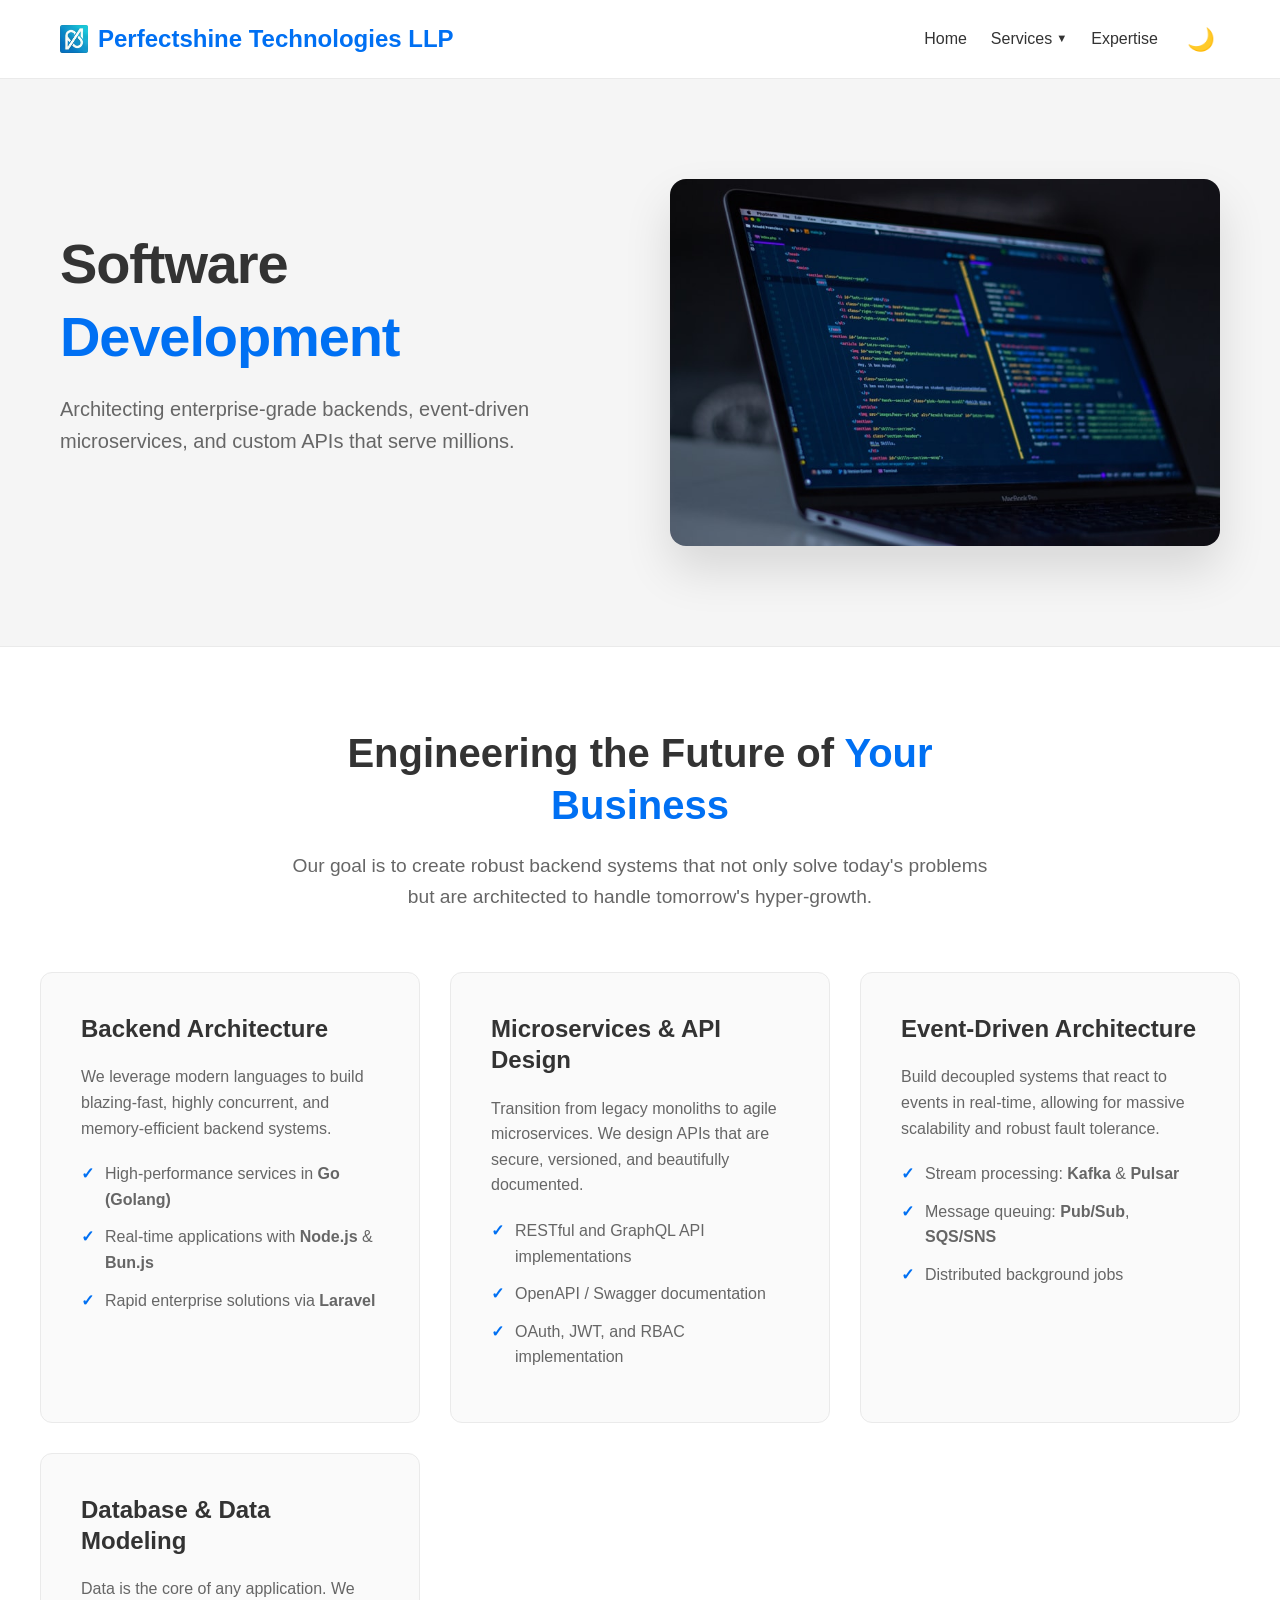
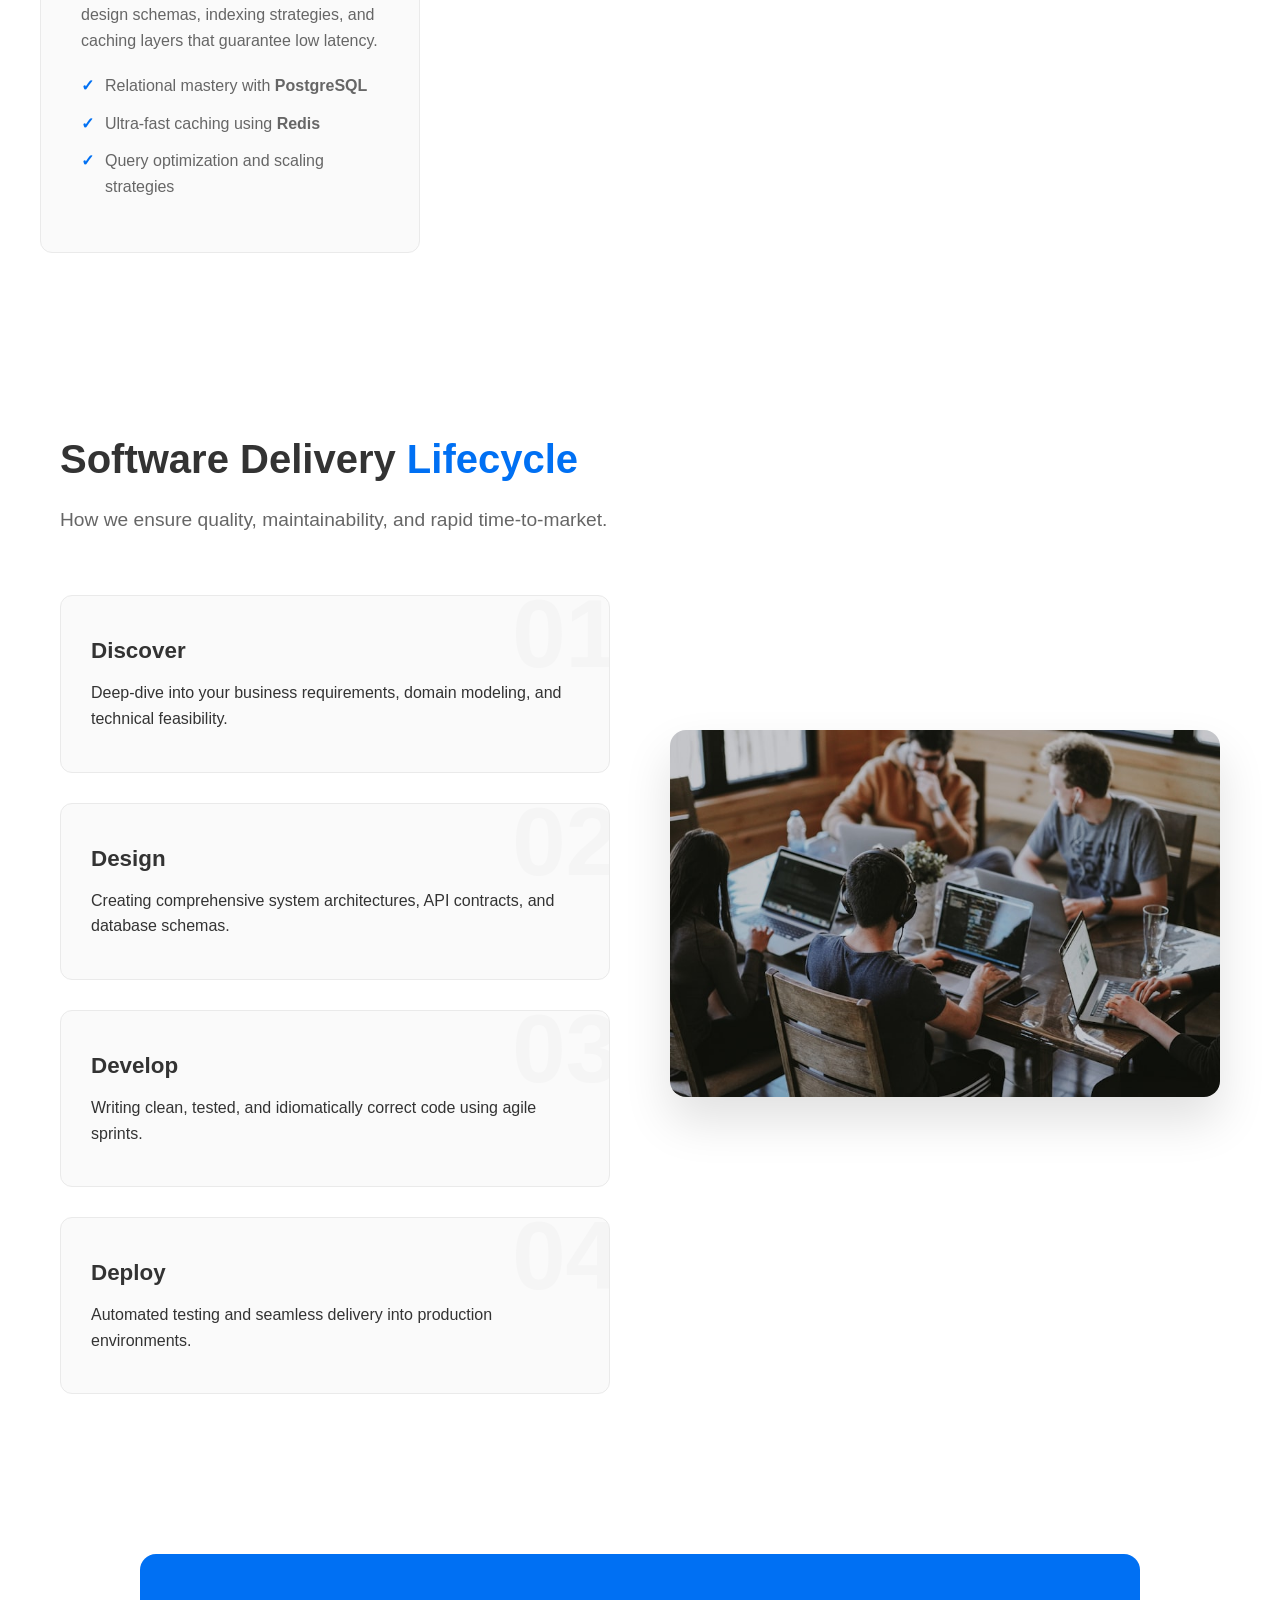
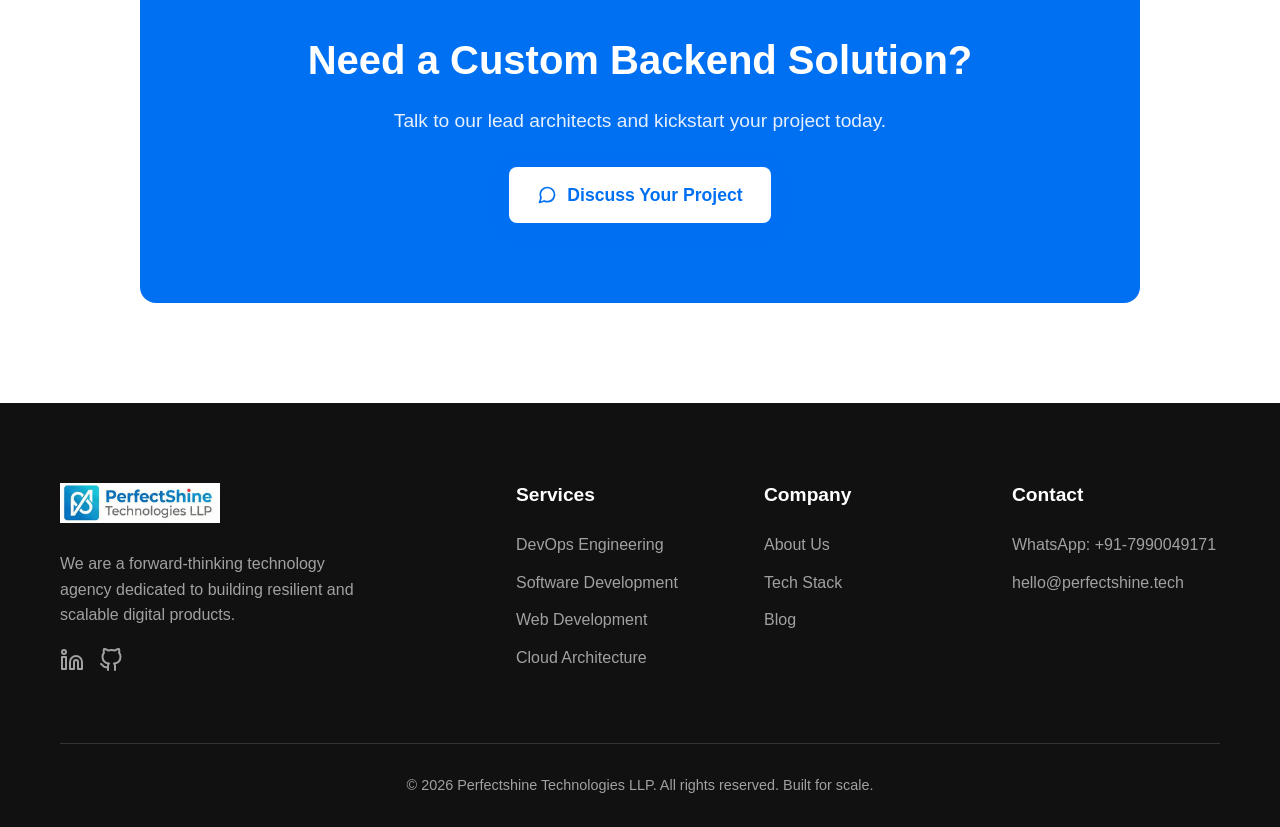
<file: software-development.html>
<!DOCTYPE html>
<html lang="en" data-theme="light">
<head>
  <meta charset="utf-8">
  <meta name="viewport" content="width=device-width, initial-scale=1.0">
  <title>Software Development | Perfectshine Technologies LLP</title>
  <meta name="description" content="Custom software development focusing on scalable backend architectures, microservices, and robust APIs.">
  <meta property="og:type" content="website">
  <meta property="og:url" content="https://perfectshine.tech/software-development.html">
  <meta property="og:title" content="Software Development | Perfectshine Technologies LLP">
  <meta property="og:description" content="Custom software development focusing on scalable backend architectures, microservices, and robust APIs.">
  <link rel="canonical" href="https://perfectshine.tech/software-development.html">
  <link rel="icon" href="public/img/perfectshine-logo-square-white.ico" type="image/x-icon">
  <link rel="stylesheet" href="style.css">
</head>
<body>
  <header>
    <div class="container header-container">
      <a href="/" class="logo">
        <img src="public/img/perfectshine-logo-square-glossy-bg.png" alt="Perfectshine Technologies LLP Logo" width="28" height="28" class="logo-img">
        <span class="logo-text">Perfectshine Technologies LLP</span>
      </a>
      
      <button class="mobile-menu-toggle" aria-label="Toggle mobile menu" aria-expanded="false">
        <span class="hamburger-line"></span>
        <span class="hamburger-line"></span>
        <span class="hamburger-line"></span>
      </button>

      <nav class="main-nav">
        <ul>
          <li><a href="/">Home</a></li>
          <li class="dropdown">
            <a href="/#services" class="dropdown-toggle">Services <span class="dropdown-arrow">▼</span></a>
            <div class="dropdown-content">
              <a href="devops.html">DevOps Engineering</a>
              <a href="software-development.html">Software Development</a>
              <a href="web-development.html">Web Development</a>
            </div>
          </li>
          <li><a href="/#expertise">Expertise</a></li>
          <li><button class="theme-toggle" id="theme-toggle" aria-label="Toggle dark mode">🌙</button></li>
        </ul>
      </nav>
    </div>
  </header>

  <main>
    <section class="page-hero">
      <div class="container page-hero-inner dual-layout">
        <div class="hero-text">
          <h1>Software <span class="highlight">Development</span></h1>
          <p class="subtitle">Architecting enterprise-grade backends, event-driven microservices, and custom APIs that serve millions.</p>
        </div>
        <div class="hero-image">
          <img src="public/img/software-hero.jpg" alt="Code on computer screens">
        </div>
      </div>
    </section>

    <section class="container service-details">
      <div class="section-header">
        <h2>Engineering the Future of <span class="highlight">Your Business</span></h2>
        <p>Our goal is to create robust backend systems that not only solve today's problems but are architected to handle tomorrow's hyper-growth.</p>
      </div>
      
      <div class="detail-grid">
        <div class="detail-card">
          <h3>Backend Architecture</h3>
          <p>We leverage modern languages to build blazing-fast, highly concurrent, and memory-efficient backend systems.</p>
          <ul>
            <li>High-performance services in <strong>Go (Golang)</strong></li>
            <li>Real-time applications with <strong>Node.js</strong> & <strong>Bun.js</strong></li>
            <li>Rapid enterprise solutions via <strong>Laravel</strong></li>
          </ul>
        </div>

        <div class="detail-card">
          <h3>Microservices & API Design</h3>
          <p>Transition from legacy monoliths to agile microservices. We design APIs that are secure, versioned, and beautifully documented.</p>
          <ul>
            <li>RESTful and GraphQL API implementations</li>
            <li>OpenAPI / Swagger documentation</li>
            <li>OAuth, JWT, and RBAC implementation</li>
          </ul>
        </div>

        <div class="detail-card">
          <h3>Event-Driven Architecture</h3>
          <p>Build decoupled systems that react to events in real-time, allowing for massive scalability and robust fault tolerance.</p>
          <ul>
            <li>Stream processing: <strong>Kafka</strong> & <strong>Pulsar</strong></li>
            <li>Message queuing: <strong>Pub/Sub</strong>, <strong>SQS/SNS</strong></li>
            <li>Distributed background jobs</li>
          </ul>
        </div>

        <div class="detail-card">
          <h3>Database & Data Modeling</h3>
          <p>Data is the core of any application. We design schemas, indexing strategies, and caching layers that guarantee low latency.</p>
          <ul>
            <li>Relational mastery with <strong>PostgreSQL</strong></li>
            <li>Ultra-fast caching using <strong>Redis</strong></li>
            <li>Query optimization and scaling strategies</li>
          </ul>
        </div>
      </div>
    </section>

    <!-- Our Process -->
    <section class="process-section" style="padding: 100px 0;">
      <div class="container dual-layout">
        <div>
          <div class="section-header" style="text-align: left; margin-left: 0;">
            <h2>Software Delivery <span class="highlight">Lifecycle</span></h2>
            <p>How we ensure quality, maintainability, and rapid time-to-market.</p>
          </div>
          <div class="process-grid" style="grid-template-columns: 1fr; margin-top: 30px;">
            <div class="process-step">
              <div class="process-step-number">01</div>
              <h3>Discover</h3>
              <p>Deep-dive into your business requirements, domain modeling, and technical feasibility.</p>
            </div>
            <div class="process-step">
              <div class="process-step-number">02</div>
              <h3>Design</h3>
              <p>Creating comprehensive system architectures, API contracts, and database schemas.</p>
            </div>
            <div class="process-step">
              <div class="process-step-number">03</div>
              <h3>Develop</h3>
              <p>Writing clean, tested, and idiomatically correct code using agile sprints.</p>
            </div>
            <div class="process-step">
              <div class="process-step-number">04</div>
              <h3>Deploy</h3>
              <p>Automated testing and seamless delivery into production environments.</p>
            </div>
          </div>
        </div>
        <div class="section-image" style="align-self: center;">
          <img src="public/img/index-hero.jpg" alt="Team discussing software lifecycle" style="border-radius: 16px; box-shadow: 0 24px 48px rgba(0,0,0,0.12);">
        </div>
      </div>
    </section>

    <section class="container" style="padding-bottom: 100px;">
      <div class="cta-section">
        <h2>Need a Custom Backend Solution?</h2>
        <p>Talk to our lead architects and kickstart your project today.</p>
        <a href="https://wa.me/7990049171" target="_blank" rel="noopener noreferrer" class="btn btn-primary whatsapp-btn">
          <svg xmlns="http://www.w3.org/2000/svg" width="20" height="20" viewBox="0 0 24 24" fill="none" stroke="currentColor" stroke-width="2" stroke-linecap="round" stroke-linejoin="round"><path d="M21 11.5a8.38 8.38 0 0 1-.9 3.8 8.5 8.5 0 0 1-7.6 4.7 8.38 8.38 0 0 1-3.8-.9L3 21l1.9-5.7a8.38 8.38 0 0 1-.9-3.8 8.5 8.5 0 0 1 4.7-7.6 8.38 8.38 0 0 1 3.8-.9h.5a8.48 8.48 0 0 1 8 8v.5z"></path></svg>
          Discuss Your Project
        </a>
      </div>
    </section>
  </main>

  <footer class="fat-footer">
    <div class="container">
      <div class="footer-grid">
        <div class="footer-brand">
          <img src="public/img/perfectshine-logo-rectangle-white.png" alt="Perfectshine Technologies LLP" height="40" style="margin-bottom: 20px;">
          <p>We are a forward-thinking technology agency dedicated to building resilient and scalable digital products.</p>
          <div style="display: flex; gap: 15px; margin-top: 20px;">
            <a href="https://www.linkedin.com/company/perfectshine-technologies" style="color: #a1a1a1;" target="_blank" rel="noopener noreferrer"><svg xmlns="http://www.w3.org/2000/svg" width="24" height="24" viewBox="0 0 24 24" fill="none" stroke="currentColor" stroke-width="2" stroke-linecap="round" stroke-linejoin="round"><path d="M16 8a6 6 0 0 1 6 6v7h-4v-7a2 2 0 0 0-2-2 2 2 0 0 0-2 2v7h-4v-7a6 6 0 0 1 6-6z"></path><rect x="2" y="9" width="4" height="12"></rect><circle cx="4" cy="4" r="2"></circle></svg></a>
            <a href="https://github.com/perfectshine" style="color: #a1a1a1;" target="_blank" rel="noopener noreferrer"><svg xmlns="http://www.w3.org/2000/svg" width="24" height="24" viewBox="0 0 24 24" fill="none" stroke="currentColor" stroke-width="2" stroke-linecap="round" stroke-linejoin="round"><path d="M9 19c-5 1.5-5-2.5-7-3m14 6v-3.87a3.37 3.37 0 0 0-.94-2.61c3.14-.35 6.44-1.54 6.44-7A5.44 5.44 0 0 0 20 4.77 5.07 5.07 0 0 0 19.91 1S18.73.65 16 2.48a13.38 13.38 0 0 0-7 0C6.27.65 5.09 1 5.09 1A5.07 5.07 0 0 0 5 4.77a5.44 5.44 0 0 0-1.5 3.78c0 5.42 3.3 6.61 6.44 7A3.37 3.37 0 0 0 9 18.13V22"></path></svg></a>
          </div>
        </div>
        <div class="footer-col">
          <h4>Services</h4>
          <ul>
            <li><a href="devops.html">DevOps Engineering</a></li>
            <li><a href="software-development.html">Software Development</a></li>
            <li><a href="web-development.html">Web Development</a></li>
            <li><a href="/#expertise">Cloud Architecture</a></li>
          </ul>
        </div>
        <div class="footer-col">
          <h4>Company</h4>
          <ul>
            <li><a href="about.html">About Us</a></li>
            <li><a href="/#expertise">Tech Stack</a></li>
            <li><a href="blog.html">Blog</a></li>
          </ul>
        </div>
        <div class="footer-col">
          <h4>Contact</h4>
          <ul>
            <li><a href="https://wa.me/7990049171">WhatsApp: +91-7990049171</a></li>
            <li><a href="mailto:hello@perfectshine.tech">hello@perfectshine.tech</a></li>
          </ul>
        </div>
      </div>
      <div class="footer-bottom">
        &copy; 2026 Perfectshine Technologies LLP. All rights reserved. Built for scale.
      </div>
    </div>
  </footer>

  <script src="script.js"></script>
</body>
</html>
</file>
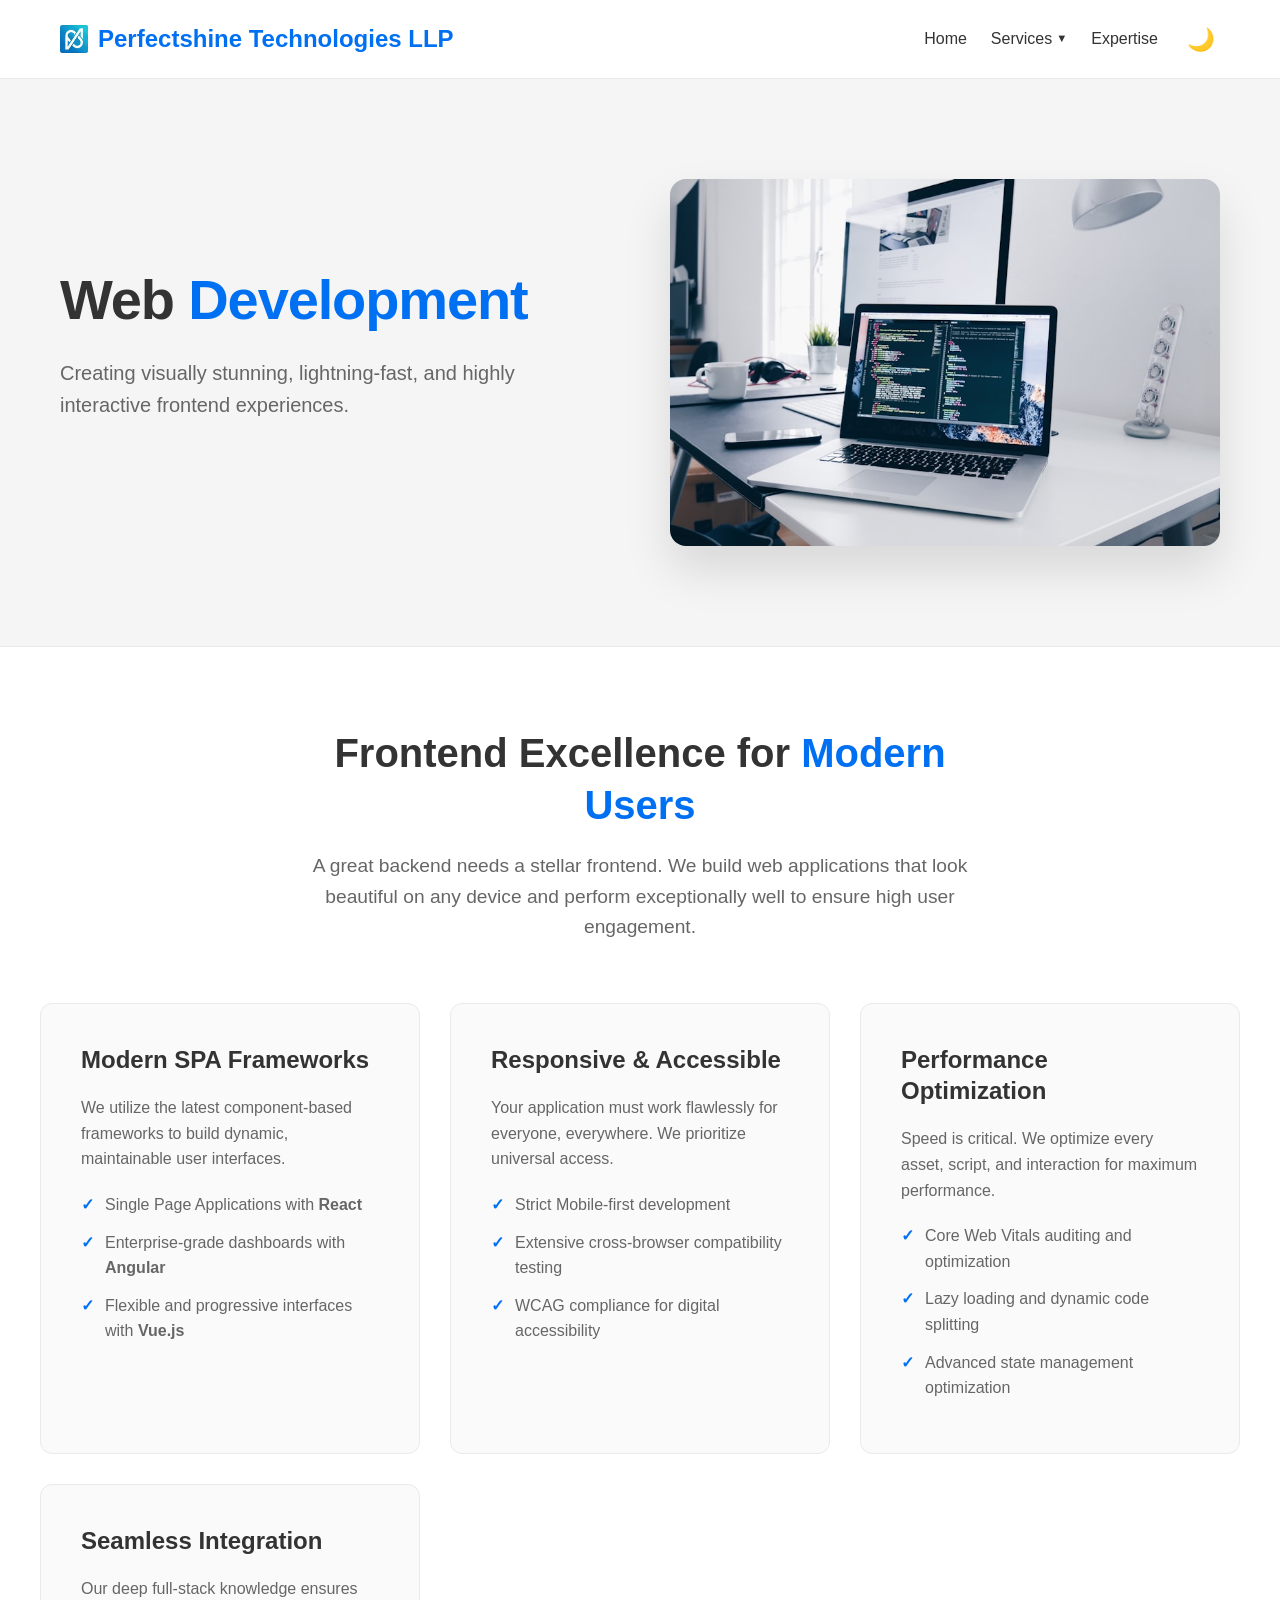
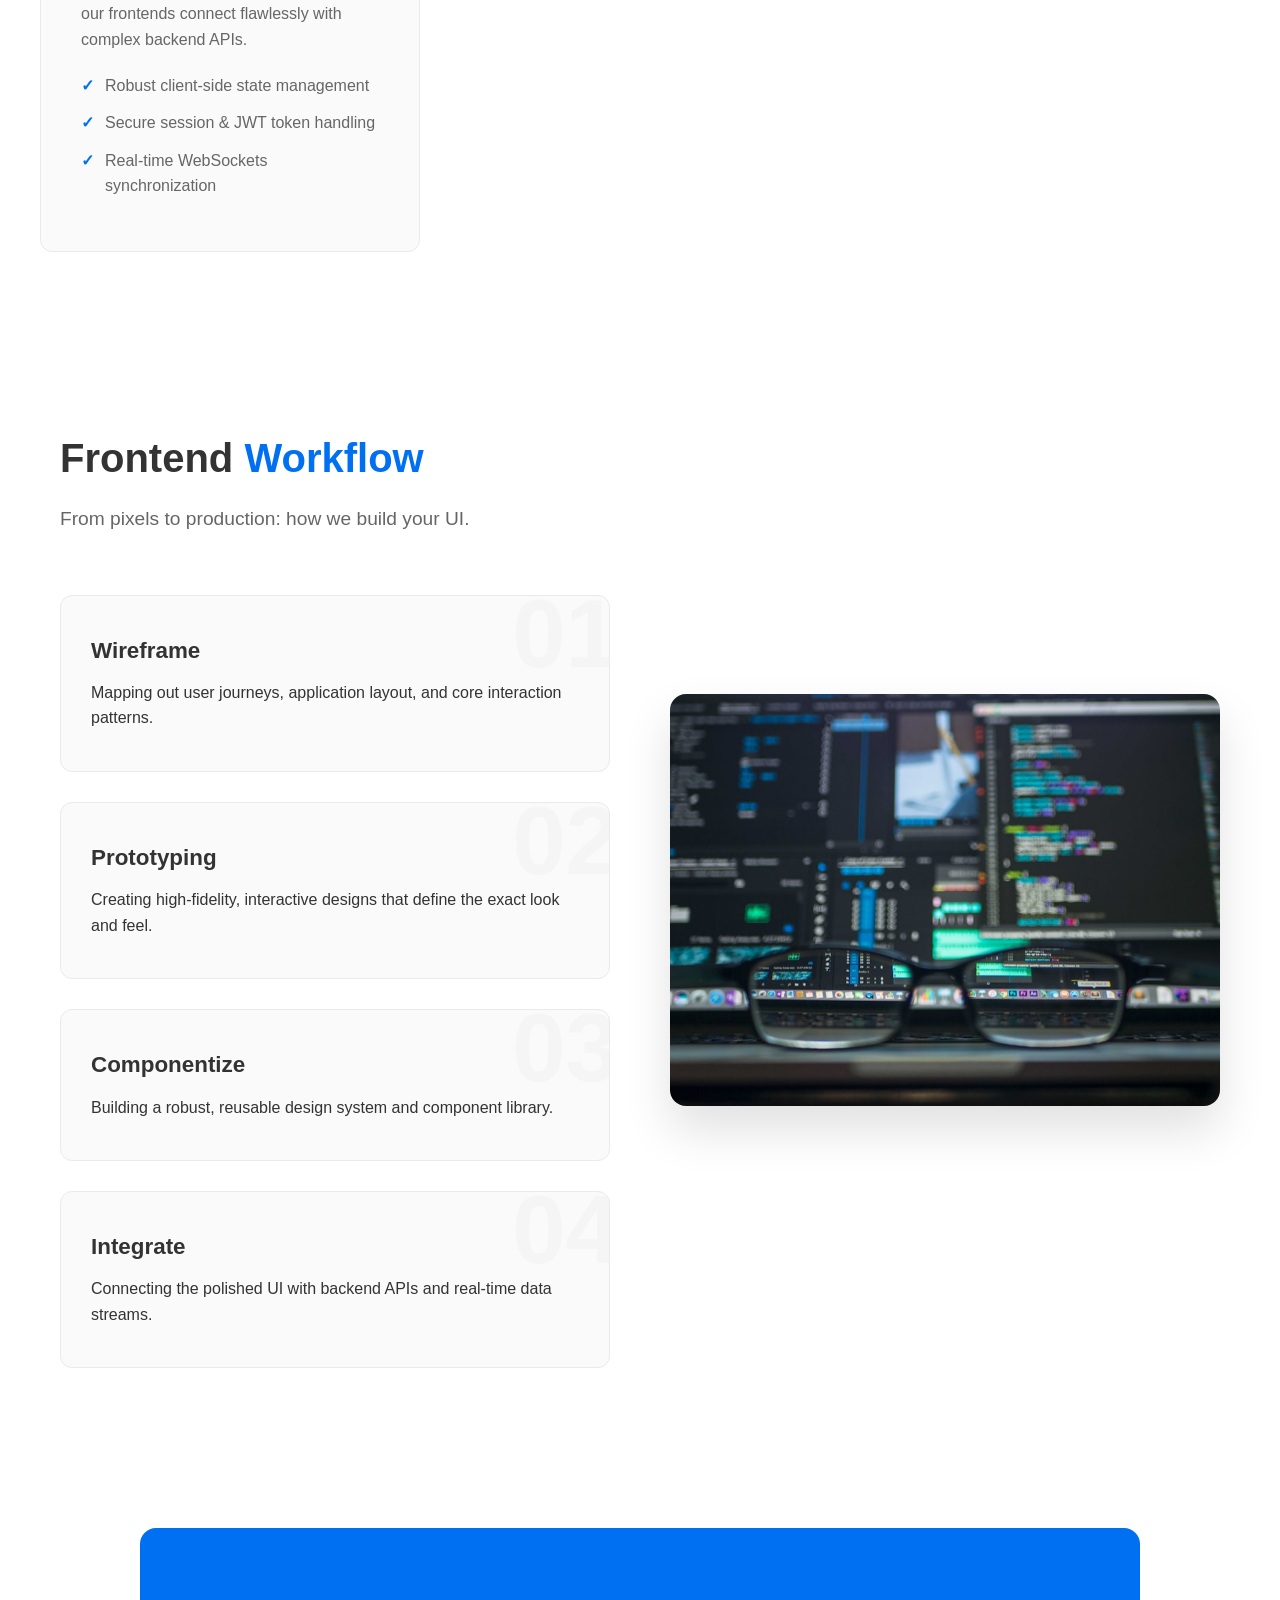
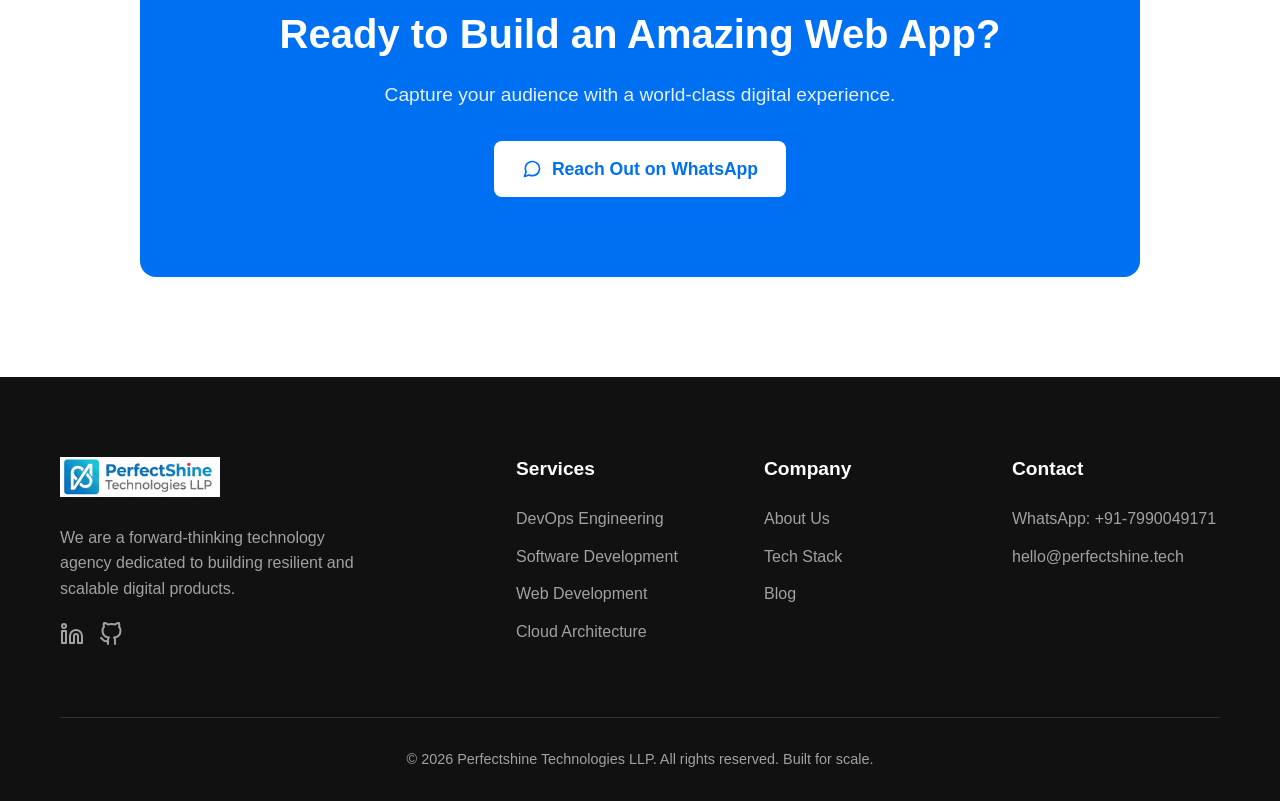
<file: web-development.html>
<!DOCTYPE html>
<html lang="en" data-theme="light">
<head>
  <meta charset="utf-8">
  <meta name="viewport" content="width=device-width, initial-scale=1.0">
  <title>Web Development | Perfectshine Technologies LLP</title>
  <meta name="description" content="Crafting responsive, high-performance web applications using modern frontend frameworks like React, Angular, and Vue.js.">
  <meta property="og:type" content="website">
  <meta property="og:url" content="https://perfectshine.tech/web-development.html">
  <meta property="og:title" content="Web Development | Perfectshine Technologies LLP">
  <meta property="og:description" content="Crafting responsive, high-performance web applications using modern frontend frameworks like React, Angular, and Vue.js.">
  <link rel="canonical" href="https://perfectshine.tech/web-development.html">
  <link rel="icon" href="public/img/perfectshine-logo-square-white.ico" type="image/x-icon">
  <link rel="stylesheet" href="style.css">
</head>
<body>
  <header>
    <div class="container header-container">
      <a href="/" class="logo">
        <img src="public/img/perfectshine-logo-square-glossy-bg.png" alt="Perfectshine Technologies LLP Logo" width="28" height="28" class="logo-img">
        <span class="logo-text">Perfectshine Technologies LLP</span>
      </a>
      
      <button class="mobile-menu-toggle" aria-label="Toggle mobile menu" aria-expanded="false">
        <span class="hamburger-line"></span>
        <span class="hamburger-line"></span>
        <span class="hamburger-line"></span>
      </button>

      <nav class="main-nav">
        <ul>
          <li><a href="/">Home</a></li>
          <li class="dropdown">
            <a href="/#services" class="dropdown-toggle">Services <span class="dropdown-arrow">▼</span></a>
            <div class="dropdown-content">
              <a href="devops.html">DevOps Engineering</a>
              <a href="software-development.html">Software Development</a>
              <a href="web-development.html">Web Development</a>
            </div>
          </li>
          <li><a href="/#expertise">Expertise</a></li>
          <li><button class="theme-toggle" id="theme-toggle" aria-label="Toggle dark mode">🌙</button></li>
        </ul>
      </nav>
    </div>
  </header>

  <main>
    <section class="page-hero">
      <div class="container page-hero-inner dual-layout">
        <div class="hero-text">
          <h1>Web <span class="highlight">Development</span></h1>
          <p class="subtitle">Creating visually stunning, lightning-fast, and highly interactive frontend experiences.</p>
        </div>
        <div class="hero-image">
          <img src="public/img/web-hero.jpg" alt="Web development workspace">
        </div>
      </div>
    </section>

    <section class="container service-details">
      <div class="section-header">
        <h2>Frontend Excellence for <span class="highlight">Modern Users</span></h2>
        <p>A great backend needs a stellar frontend. We build web applications that look beautiful on any device and perform exceptionally well to ensure high user engagement.</p>
      </div>
      
      <div class="detail-grid">
        <div class="detail-card">
          <h3>Modern SPA Frameworks</h3>
          <p>We utilize the latest component-based frameworks to build dynamic, maintainable user interfaces.</p>
          <ul>
            <li>Single Page Applications with <strong>React</strong></li>
            <li>Enterprise-grade dashboards with <strong>Angular</strong></li>
            <li>Flexible and progressive interfaces with <strong>Vue.js</strong></li>
          </ul>
        </div>

        <div class="detail-card">
          <h3>Responsive & Accessible</h3>
          <p>Your application must work flawlessly for everyone, everywhere. We prioritize universal access.</p>
          <ul>
            <li>Strict Mobile-first development</li>
            <li>Extensive cross-browser compatibility testing</li>
            <li>WCAG compliance for digital accessibility</li>
          </ul>
        </div>

        <div class="detail-card">
          <h3>Performance Optimization</h3>
          <p>Speed is critical. We optimize every asset, script, and interaction for maximum performance.</p>
          <ul>
            <li>Core Web Vitals auditing and optimization</li>
            <li>Lazy loading and dynamic code splitting</li>
            <li>Advanced state management optimization</li>
          </ul>
        </div>

        <div class="detail-card">
          <h3>Seamless Integration</h3>
          <p>Our deep full-stack knowledge ensures our frontends connect flawlessly with complex backend APIs.</p>
          <ul>
            <li>Robust client-side state management</li>
            <li>Secure session & JWT token handling</li>
            <li>Real-time WebSockets synchronization</li>
          </ul>
        </div>
      </div>
    </section>

    <!-- Our Process -->
    <section class="process-section" style="padding: 100px 0;">
      <div class="container dual-layout">
        <div>
          <div class="section-header" style="text-align: left; margin-left: 0;">
            <h2>Frontend <span class="highlight">Workflow</span></h2>
            <p>From pixels to production: how we build your UI.</p>
          </div>
          <div class="process-grid" style="grid-template-columns: 1fr; margin-top: 30px;">
            <div class="process-step">
              <div class="process-step-number">01</div>
              <h3>Wireframe</h3>
              <p>Mapping out user journeys, application layout, and core interaction patterns.</p>
            </div>
            <div class="process-step">
              <div class="process-step-number">02</div>
              <h3>Prototyping</h3>
              <p>Creating high-fidelity, interactive designs that define the exact look and feel.</p>
            </div>
            <div class="process-step">
              <div class="process-step-number">03</div>
              <h3>Componentize</h3>
              <p>Building a robust, reusable design system and component library.</p>
            </div>
            <div class="process-step">
              <div class="process-step-number">04</div>
              <h3>Integrate</h3>
              <p>Connecting the polished UI with backend APIs and real-time data streams.</p>
            </div>
          </div>
        </div>
        <div class="section-image" style="align-self: center;">
          <img src="public/img/web-process.jpg" alt="Developers building UI" style="border-radius: 16px; box-shadow: 0 24px 48px rgba(0,0,0,0.12);">
        </div>
      </div>
    </section>

    <section class="container" style="padding-bottom: 100px;">
      <div class="cta-section">
        <h2>Ready to Build an Amazing Web App?</h2>
        <p>Capture your audience with a world-class digital experience.</p>
        <a href="https://wa.me/7990049171" target="_blank" rel="noopener noreferrer" class="btn btn-primary whatsapp-btn">
          <svg xmlns="http://www.w3.org/2000/svg" width="20" height="20" viewBox="0 0 24 24" fill="none" stroke="currentColor" stroke-width="2" stroke-linecap="round" stroke-linejoin="round"><path d="M21 11.5a8.38 8.38 0 0 1-.9 3.8 8.5 8.5 0 0 1-7.6 4.7 8.38 8.38 0 0 1-3.8-.9L3 21l1.9-5.7a8.38 8.38 0 0 1-.9-3.8 8.5 8.5 0 0 1 4.7-7.6 8.38 8.38 0 0 1 3.8-.9h.5a8.48 8.48 0 0 1 8 8v.5z"></path></svg>
          Reach Out on WhatsApp
        </a>
      </div>
    </section>
  </main>

  <footer class="fat-footer">
    <div class="container">
      <div class="footer-grid">
        <div class="footer-brand">
          <img src="public/img/perfectshine-logo-rectangle-white.png" alt="Perfectshine Technologies LLP" height="40" style="margin-bottom: 20px;">
          <p>We are a forward-thinking technology agency dedicated to building resilient and scalable digital products.</p>
          <div style="display: flex; gap: 15px; margin-top: 20px;">
            <a href="https://www.linkedin.com/company/perfectshine-technologies" style="color: #a1a1a1;" target="_blank" rel="noopener noreferrer"><svg xmlns="http://www.w3.org/2000/svg" width="24" height="24" viewBox="0 0 24 24" fill="none" stroke="currentColor" stroke-width="2" stroke-linecap="round" stroke-linejoin="round"><path d="M16 8a6 6 0 0 1 6 6v7h-4v-7a2 2 0 0 0-2-2 2 2 0 0 0-2 2v7h-4v-7a6 6 0 0 1 6-6z"></path><rect x="2" y="9" width="4" height="12"></rect><circle cx="4" cy="4" r="2"></circle></svg></a>
            <a href="https://github.com/perfectshine" style="color: #a1a1a1;" target="_blank" rel="noopener noreferrer"><svg xmlns="http://www.w3.org/2000/svg" width="24" height="24" viewBox="0 0 24 24" fill="none" stroke="currentColor" stroke-width="2" stroke-linecap="round" stroke-linejoin="round"><path d="M9 19c-5 1.5-5-2.5-7-3m14 6v-3.87a3.37 3.37 0 0 0-.94-2.61c3.14-.35 6.44-1.54 6.44-7A5.44 5.44 0 0 0 20 4.77 5.07 5.07 0 0 0 19.91 1S18.73.65 16 2.48a13.38 13.38 0 0 0-7 0C6.27.65 5.09 1 5.09 1A5.07 5.07 0 0 0 5 4.77a5.44 5.44 0 0 0-1.5 3.78c0 5.42 3.3 6.61 6.44 7A3.37 3.37 0 0 0 9 18.13V22"></path></svg></a>
          </div>
        </div>
        <div class="footer-col">
          <h4>Services</h4>
          <ul>
            <li><a href="devops.html">DevOps Engineering</a></li>
            <li><a href="software-development.html">Software Development</a></li>
            <li><a href="web-development.html">Web Development</a></li>
            <li><a href="/#expertise">Cloud Architecture</a></li>
          </ul>
        </div>
        <div class="footer-col">
          <h4>Company</h4>
          <ul>
            <li><a href="about.html">About Us</a></li>
            <li><a href="/#expertise">Tech Stack</a></li>
            <li><a href="blog.html">Blog</a></li>
          </ul>
        </div>
        <div class="footer-col">
          <h4>Contact</h4>
          <ul>
            <li><a href="https://wa.me/7990049171">WhatsApp: +91-7990049171</a></li>
            <li><a href="mailto:hello@perfectshine.tech">hello@perfectshine.tech</a></li>
          </ul>
        </div>
      </div>
      <div class="footer-bottom">
        &copy; 2026 Perfectshine Technologies LLP. All rights reserved. Built for scale.
      </div>
    </div>
  </footer>

  <script src="script.js"></script>
</body>
</html>
</file>
<file: style.css>
:root {
  --bg-color: #ffffff;
  --text-color: #333333;
  --text-muted: #666666;
  --primary-color: #0070f3;
  --secondary-color: #f5f5f5;
  --accent-color: #0056b3;
  --border-color: #eaeaea;
  --card-bg: #fafafa;
  --footer-bg: #111111;
  --footer-text: #f1f1f1;
}

[data-theme="dark"] {
  --bg-color: #121212;
  --text-color: #f1f1f1;
  --text-muted: #a1a1a1;
  --primary-color: #3291ff;
  --secondary-color: #1e1e1e;
  --accent-color: #0070f3;
  --border-color: #333333;
  --card-bg: #1a1a1a;
  --footer-bg: #0a0a0a;
  --footer-text: #f1f1f1;
}

* {
  box-sizing: border-box;
  margin: 0;
  padding: 0;
}

body {
  font-family: -apple-system, BlinkMacSystemFont, "Segoe UI", Roboto, "Helvetica Neue", Arial, sans-serif;
  background-color: var(--bg-color);
  color: var(--text-color);
  line-height: 1.6;
  transition: background-color 0.3s, color 0.3s;
}

.container {
  max-width: 1200px;
  margin: 0 auto;
  padding: 0 20px;
}

/* Header & Nav */
header {
  border-bottom: 1px solid var(--border-color);
  padding: 20px 0;
  background-color: var(--bg-color);
  position: sticky;
  top: 0;
  z-index: 100;
}

.header-container {
  display: flex;
  justify-content: space-between;
  align-items: center;
  position: relative;
}

.logo {
  font-size: 1.5rem;
  font-weight: 800;
  text-decoration: none;
  color: var(--text-color);
  display: flex;
  align-items: center;
  gap: 10px;
  z-index: 101;
}

.logo span {
  color: var(--primary-color);
}

.mobile-menu-toggle {
  display: none;
  background: none;
  border: none;
  cursor: pointer;
  padding: 10px;
  z-index: 101;
}

.hamburger-line {
  display: block;
  width: 24px;
  height: 2px;
  margin: 5px auto;
  background-color: var(--text-color);
  transition: all 0.3s ease-in-out;
}

.mobile-menu-toggle.active .hamburger-line:nth-child(1) {
  transform: translateY(7px) rotate(45deg);
}

.mobile-menu-toggle.active .hamburger-line:nth-child(2) {
  opacity: 0;
}

.mobile-menu-toggle.active .hamburger-line:nth-child(3) {
  transform: translateY(-7px) rotate(-45deg);
}

.main-nav ul {
  list-style: none;
  display: flex;
  gap: 24px;
  align-items: center;
}

.main-nav a {
  text-decoration: none;
  color: var(--text-color);
  font-weight: 500;
  transition: color 0.2s;
  font-size: 1rem;
}

.main-nav a:hover {
  color: var(--primary-color);
}

.theme-toggle {
  background: none;
  border: none;
  font-size: 1.4rem;
  cursor: pointer;
  color: var(--text-color);
  padding: 5px;
}

/* Dropdown */
.dropdown {
  position: relative;
  display: inline-block;
}

.dropdown-toggle {
  display: flex;
  align-items: center;
  gap: 4px;
}

.dropdown-arrow {
  font-size: 0.7rem;
  transition: transform 0.3s ease;
}

.dropdown-content {
  display: none;
  position: absolute;
  background-color: var(--card-bg);
  min-width: 220px;
  box-shadow: 0px 10px 25px rgba(0,0,0,0.1);
  z-index: 1;
  border-radius: 8px;
  border: 1px solid var(--border-color);
  top: 100%;
  left: 50%;
  transform: translateX(-50%);
  padding: 10px 0;
}

.dropdown-content::before {
  content: "";
  position: absolute;
  top: -15px;
  left: 0;
  width: 100%;
  height: 15px;
}

.dropdown-content a {
  color: var(--text-color);
  padding: 12px 20px;
  text-decoration: none;
  display: block;
  text-align: left;
  font-weight: 400;
}

.dropdown-content a:hover {
  background-color: var(--secondary-color);
  color: var(--primary-color);
}

.dropdown:hover .dropdown-content {
  display: block;
}

.dropdown:hover .dropdown-arrow {
  transform: rotate(180deg);
}

/* Typography & Utilities */
h1, h2, h3, h4 {
  line-height: 1.3;
}

.highlight {
  color: var(--primary-color);
}

.text-muted {
  color: var(--text-muted);
}

.btn {
  display: inline-flex;
  align-items: center;
  justify-content: center;
  padding: 14px 28px;
  border-radius: 8px;
  font-weight: 600;
  text-decoration: none;
  transition: all 0.2s ease;
  cursor: pointer;
  font-size: 1.1rem;
}

.btn-primary {
  background-color: var(--primary-color);
  color: white;
  border: none;
  box-shadow: 0 4px 14px rgba(0, 112, 243, 0.3);
}

.btn-primary:hover {
  background-color: var(--accent-color);
  transform: translateY(-2px);
  box-shadow: 0 6px 20px rgba(0, 112, 243, 0.4);
}

.btn-outline {
  background-color: transparent;
  color: var(--text-color);
  border: 2px solid var(--border-color);
}

.btn-outline:hover {
  border-color: var(--primary-color);
  color: var(--primary-color);
}

.whatsapp-btn svg {
  margin-right: 10px;
}

section {
  padding: 100px 0;
}

.section-header {
  text-align: center;
  margin-bottom: 60px;
  max-width: 700px;
  margin-left: auto;
  margin-right: auto;
}

.section-header h2 {
  font-size: 2.5rem;
  margin-bottom: 20px;
}

.section-header p {
  color: var(--text-muted);
  font-size: 1.2rem;
}

/* Layouts */
.dual-layout {
  display: grid;
  grid-template-columns: 1fr 1fr;
  gap: 60px;
  align-items: center;
}

.hero {
  padding: 120px 0;
}

.hero-text h1 {
  font-size: 3.5rem;
  margin-bottom: 24px;
  letter-spacing: -0.02em;
}

.hero-text p {
  font-size: 1.25rem;
  color: var(--text-muted);
  margin-bottom: 40px;
  max-width: 540px;
}

.hero-actions {
  display: flex;
  gap: 16px;
}

.hero-image img, .section-image img {
  width: 100%;
  border-radius: 16px;
  box-shadow: 0 24px 48px rgba(0,0,0,0.12);
  display: block;
}

/* Stats Section */
.stats-section {
  background-color: var(--primary-color);
  color: white;
  padding: 80px 0;
}

.stats-grid {
  display: grid;
  grid-template-columns: repeat(auto-fit, minmax(200px, 1fr));
  gap: 30px;
  text-align: center;
}

.stat-item {
  padding: 20px;
}

.stat-number {
  font-size: 3.5rem;
  font-weight: 800;
  margin-bottom: 10px;
  line-height: 1;
}

.stat-label {
  font-size: 1.1rem;
  opacity: 0.9;
  font-weight: 500;
}

/* Trusted By Section */
.trusted-by-section {
  padding: 60px 0;
  background-color: var(--bg-color);
  border-bottom: 1px solid var(--border-color);
}

.trusted-by-section .logo-grid svg {
  transition: opacity 0.3s ease, filter 0.3s ease;
}

.trusted-by-section .logo-grid svg:hover {
  opacity: 1 !important;
  filter: grayscale(0%) !important;
  color: var(--primary-color);
}

/* Services Grid */
.services-grid {
  display: grid;
  grid-template-columns: repeat(auto-fit, minmax(320px, 1fr));
  gap: 30px;
}

.service-card {
  background-color: var(--card-bg);
  padding: 40px 30px;
  border-radius: 12px;
  border: 1px solid var(--border-color);
  transition: transform 0.3s ease, box-shadow 0.3s ease;
  display: block;
  text-decoration: none;
  color: var(--text-color);
  height: 100%;
}

.service-card:hover {
  transform: translateY(-8px);
  box-shadow: 0 20px 40px rgba(0,0,0,0.08);
  color: inherit;
  border-color: var(--primary-color);
}

.service-icon {
  width: 56px;
  height: 56px;
  background-color: rgba(0, 112, 243, 0.1);
  color: var(--primary-color);
  border-radius: 12px;
  display: flex;
  align-items: center;
  justify-content: center;
  margin-bottom: 24px;
}

.service-card h3 {
  font-size: 1.6rem;
  margin-bottom: 16px;
}

.service-card p {
  color: var(--text-muted);
  font-size: 1.05rem;
  line-height: 1.7;
}

/* Expertise Section */
.expertise-section {
  background-color: var(--secondary-color);
}

.expertise-grid {
  display: grid;
  grid-template-columns: repeat(auto-fit, minmax(300px, 1fr));
  gap: 24px;
}

.expertise-category {
  background-color: var(--card-bg);
  padding: 30px;
  border-radius: 12px;
  border: 1px solid var(--border-color);
}

.expertise-category h3 {
  font-size: 1.3rem;
  margin-bottom: 16px;
  display: flex;
  align-items: center;
  gap: 10px;
}

.expertise-category p {
  color: var(--text-muted);
  line-height: 1.8;
}

/* Page Specific Hero (Service pages) */
.page-hero {
  padding: 100px 0;
  background-color: var(--secondary-color);
  border-bottom: 1px solid var(--border-color);
  position: relative;
  overflow: hidden;
}

.page-hero-inner {
  position: relative;
  z-index: 2;
}

.page-hero h1 {
  font-size: 3.5rem;
  margin-bottom: 20px;
}

.subtitle {
  font-size: 1.3rem;
  color: var(--text-muted);
  max-width: 600px;
}

/* Process Section */
.process-section {
  background-color: var(--bg-color);
}

.process-grid {
  display: grid;
  grid-template-columns: repeat(auto-fit, minmax(240px, 1fr));
  gap: 30px;
  margin-top: 50px;
}

.process-step {
  background: var(--card-bg);
  padding: 40px 30px;
  border-radius: 12px;
  position: relative;
  border: 1px solid var(--border-color);
  overflow: hidden;
}

.process-step-number {
  font-size: 6rem;
  font-weight: 800;
  color: var(--border-color);
  position: absolute;
  top: -10px;
  right: -10px;
  opacity: 0.3;
  line-height: 1;
  z-index: 0;
}

.process-step h3, .process-step p {
  position: relative;
  z-index: 1;
}

.process-step h3 {
  font-size: 1.4rem;
  margin-bottom: 15px;
}

/* Details Grid */
.service-details {
  padding: 80px 0;
}

.detail-grid {
  display: grid;
  grid-template-columns: repeat(auto-fit, minmax(350px, 1fr));
  gap: 30px;
  margin-top: 40px;
}

.detail-card {
  background-color: var(--card-bg);
  padding: 40px;
  border-radius: 12px;
  border: 1px solid var(--border-color);
}

.detail-card h3 {
  font-size: 1.5rem;
  margin-bottom: 20px;
  color: var(--text-color);
}

.detail-card p {
  margin-bottom: 20px;
  color: var(--text-muted);
}

.detail-card ul {
  list-style-type: none;
}

.detail-card li {
  margin-bottom: 12px;
  color: var(--text-muted);
  position: relative;
  padding-left: 24px;
}

.detail-card li::before {
  content: "✓";
  color: var(--primary-color);
  position: absolute;
  left: 0;
  font-weight: bold;
}

/* CTA Section */
.cta-section {
  text-align: center;
  background-color: var(--primary-color);
  color: white;
  padding: 80px 40px;
  border-radius: 16px;
  margin: 60px auto 0;
  max-width: 1000px;
}

.cta-section h2 {
  font-size: 2.5rem;
  margin-bottom: 20px;
}

.cta-section p {
  font-size: 1.2rem;
  margin-bottom: 30px;
  opacity: 0.9;
}

.cta-section .btn {
  background-color: white;
  color: var(--primary-color);
}

.cta-section .btn:hover {
  background-color: var(--secondary-color);
}

/* Fat Footer */
.fat-footer {
  background-color: var(--footer-bg);
  color: var(--footer-text);
  padding: 80px 0 30px;
}

.footer-grid {
  display: grid;
  grid-template-columns: 2fr 1fr 1fr 1fr;
  gap: 40px;
  margin-bottom: 60px;
}

.footer-brand h3 {
  font-size: 1.8rem;
  margin-bottom: 20px;
  color: white;
}

.footer-brand p {
  color: #a1a1a1;
  max-width: 300px;
  margin-bottom: 20px;
}

.footer-col h4 {
  font-size: 1.2rem;
  margin-bottom: 24px;
  color: white;
}

.footer-col ul {
  list-style: none;
}

.footer-col li {
  margin-bottom: 12px;
}

.footer-col a {
  color: #a1a1a1;
  text-decoration: none;
  transition: color 0.2s;
}

.footer-col a:hover {
  color: var(--primary-color);
}

.footer-bottom {
  text-align: center;
  padding-top: 30px;
  border-top: 1px solid #333;
  color: #a1a1a1;
  font-size: 0.9rem;
}

/* Responsive */
@media (max-width: 992px) {
  .dual-layout, .footer-grid {
    grid-template-columns: 1fr;
  }
  
  .hero-text {
    text-align: center;
  }
  
  .hero-text p {
    margin: 0 auto 40px;
  }
  
  .hero-actions {
    justify-content: center;
  }
  
  .footer-grid {
    gap: 30px;
  }
}

@media (max-width: 768px) {
  .hero-text h1 {
    font-size: 2.5rem;
  }
  
  .stat-number {
    font-size: 2.5rem;
  }
  
  .page-hero h1 {
    font-size: 2.5rem;
  }

  .logo {
    font-size: 1rem;
  }

  .logo-img {
    width: 20px;
    height: 20px;
  }

  .logo-text {
    display: inline;
  }

  .mobile-menu-toggle {
    display: block;
  }

  .main-nav {
    position: fixed;
    top: 0;
    right: -100%;
    width: 80%;
    max-width: 400px;
    height: 100vh;
    background-color: var(--bg-color);
    padding: 80px 20px 20px;
    transition: right 0.3s ease-in-out;
    box-shadow: -5px 0 15px rgba(0,0,0,0.1);
    z-index: 100;
    overflow-y: auto;
  }

  .main-nav.active {
    right: 0;
  }

  .main-nav ul {
    flex-direction: column;
    align-items: flex-start;
    gap: 0;
  }

  .main-nav li {
    width: 100%;
    border-bottom: 1px solid var(--border-color);
  }

  .main-nav a {
    display: block;
    padding: 15px 0;
    font-size: 1.1rem;
  }

  .dropdown {
    width: 100%;
  }

  .dropdown-toggle {
    justify-content: space-between;
    width: 100%;
  }

  .dropdown-content {
    position: static;
    display: none;
    box-shadow: none;
    border: none;
    border-radius: 0;
    padding: 0 0 10px 15px;
    background-color: transparent;
    transform: none;
    min-width: 100%;
  }

  .dropdown-content::before {
    display: none;
  }

  .dropdown.active .dropdown-content {
    display: block;
  }

  .dropdown.active .dropdown-arrow {
    transform: rotate(180deg);
  }

  .dropdown:hover .dropdown-content {
    display: none;
  }

  .dropdown.active:hover .dropdown-content {
    display: block;
  }

  .theme-toggle {
    margin-top: 20px;
    padding: 10px 0;
  }
}
</file>
